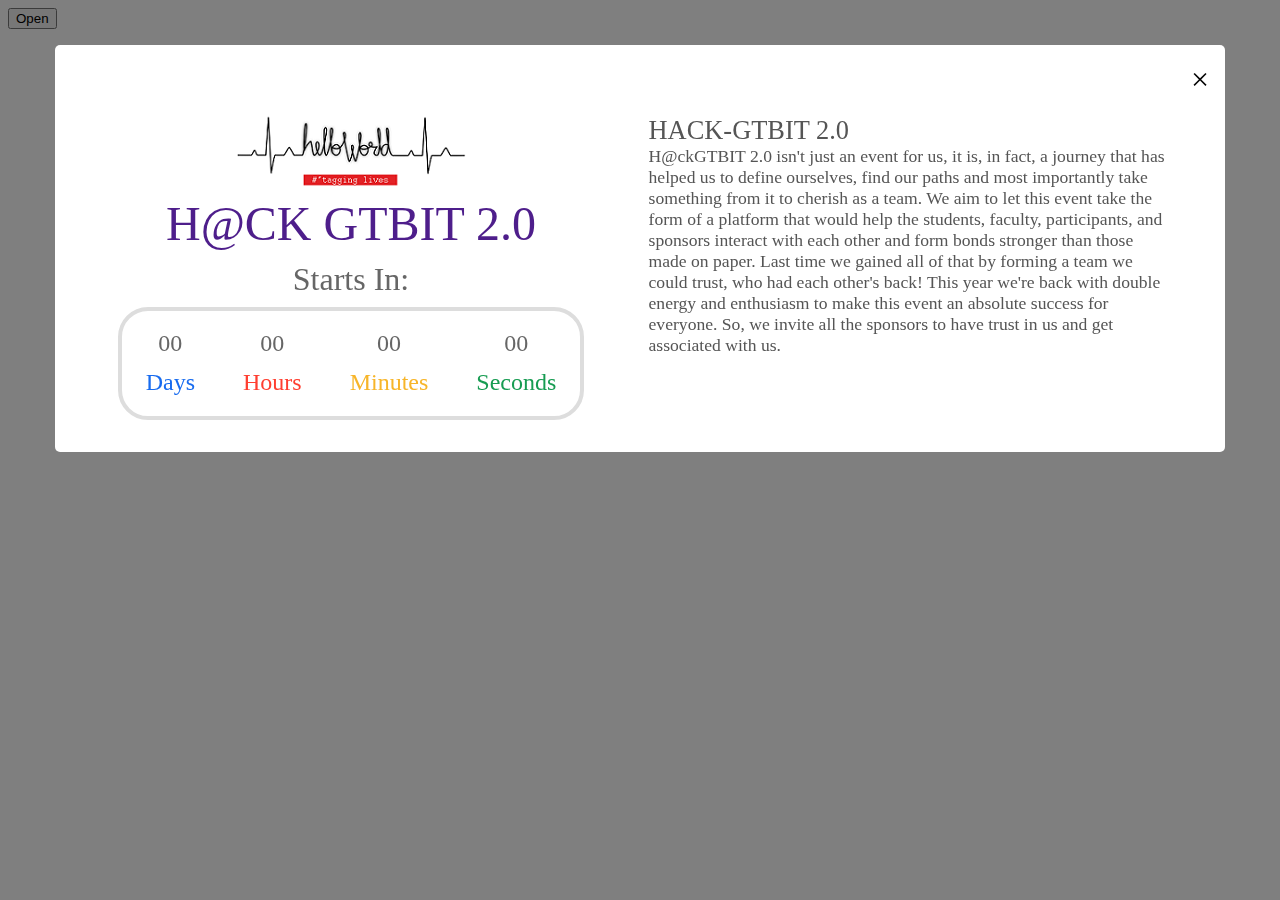
<file: prototype/banner/index.html>
<!DOCTYPE html>
<html lang="en">
<head>
    <meta charset="UTF-8">
    <meta name="viewport" content="width=device-width, initial-scale=1.0">
    <meta http-equiv="X-UA-Compatible" content="ie=edge">
    <title>Document</title>

    <style>
    
        .container {
            padding-right: 15px;
            padding-left: 15px;
            margin-right: auto;
            margin-left: auto;
        }

        @media (min-width: 768px) {
            .container {
                width: 750px;
            }
        }

        @media (min-width: 992px) {
            .container {
                width: 970px;
            }
        }

        @media (min-width: 1200px) {
            .container {
                width: 1170px;
            }
        }





        .home-banner-overlay{
            position: fixed;
            overflow: scroll;
            top: 0;
            bottom: 0;
            left: 0;
            right: 0;
            background: rgba(0,0,0,0.5);
            animation: banner-fadeIn 0.5s ease forwards 1;
        }

        @keyframes banner-fadeIn {
            from {opacity: 0;}
            to {opacity: 1;}
        }
        
        .home-banner{
            overflow-y: scroll;
            margin: 0 auto;
            background: #fff;
            margin: 5vh 0;
            padding: 1em;
            border-radius: 5px;
        }

        .home-banner::-webkit-scrollbar{
            width: 0;
        }

        .home-banner-grid{
            display: grid;
            grid-template-columns: 1fr 1fr;
        }

        .home-banner-content-right,.home-banner-content-left{
            padding: 1em;
        }

        .home-banner-content-left{
            text-align: center;
        }

        .home-banner-content-right{
            font-size: 1.1em;
            color: #555;
        }

        .home-banner-logo{
            margin: 0 auto;
        }

        .home-banner-logo > img{
            height: 100%;
        }

        .banner-head{
            font-size: 3em;
            color: rgb(78, 30, 139);
        }

        @media screen and (max-width: 992px){
            .home-banner-grid{
                grid-template-columns: auto;
            }
        }

        .start-in{
            margin: 1em 0;
            font-size: 1.5em;
        }

        .timer{
            border: 0.2em solid #ddd;
            padding: 0.8em 1em;
            border-radius: 30px;
            /* width: 90%; */
            font-size: 1.5em;
            display: inline-flex;
        }

        .timer-content{
            text-align: center;
        }

        .timer-content > div{
            margin-bottom: 0.5em;
        }

        .timer-spacing{
            margin: 0 1em;
        }

        #days,#hours,#minutes,#seconds{
            color: #666;
        }

        @media screen and (max-width: 550px){
            .timer{
                font-size: 1em;
            }
        }

        @media screen and (max-width: 400px){
            .home-banner-content-left{
                padding-left: 0;
                padding-right: 0;
            }
        }
        @media screen and (max-width: 370px){
            .timer{
                font-size: 0.85em;
            }
        }

    </style>

</head>
<body>
    <button onclick="openHomeBanner()">Open</button>
    
    <div class="home-banner-overlay" id="home-banner-overlay">
        <div class="container">
            <div class="home-banner">
                <div style="float: right;font-size: 2em;" onclick="closeHomeBanner();"> &times; </div>
                <Br><Br>
                <div class="home-banner-grid">
                    <div class="home-banner-content-left">
                        <div class="home-banner-logo">
                            <img src="./hackgtbit.png" />
                        </div>
                        <div class="banner-head">H@CK GTBIT 2.0</div>
                        <div style="font-size: 2em;margin: 0.3em 0;color:#666;">Starts In:</div>
                        <div class="timer">
                            <div class="timer-content" style="color: #176bef;"> <div id="days">00</div> Days </div>
                            <div class="timer-spacing"> </div>
                            <div class="timer-content" style="color: #ff3e30;"> <div id="hours">00</div> Hours </div>
                            <div class="timer-spacing"> </div>
                            <div class="timer-content" style="color: #f7b529;"> <div id="minutes">00</div> Minutes </div>
                            <div class="timer-spacing"> </div>
                            <div class="timer-content" style="color: #179c52;"> <div id="seconds">00</div> Seconds </div>
                        </div>

                    </div>

                    <div class="home-banner-content-right">
                        <div>
                            <span style="font-size: 1.5em;font-family: google-sans-bold;">HACK-GTBIT 2.0</span><Br>
                            H@ckGTBIT 2.0 isn't just an event for us, it is, in fact, a journey that has helped us to define 
                            ourselves, find our paths and most importantly take something from it to cherish as a team. We 
                            aim to let this event take the form of a platform that would help the students, faculty, 
                            participants, and sponsors interact with each other and form bonds stronger than those made on paper. 
                            Last time we gained all of that by forming a team we could trust, who had each other's back! This year 
                            we're back with double energy and enthusiasm to make this event an absolute success for everyone. So, 
                            we invite all the sponsors to have trust in us and get associated with us.
                        </div>
                    </div>
                </div>
            </div>
        </div>
    </div>
    
    <script>
        
        const closeHomeBanner = () => {
            document.getElementById("home-banner-overlay").style.display = "none";
        }

        const openHomeBanner = () => {
            document.getElementById("home-banner-overlay").style.display = "block";
        }

    </script>

</body>
</html>
</file>
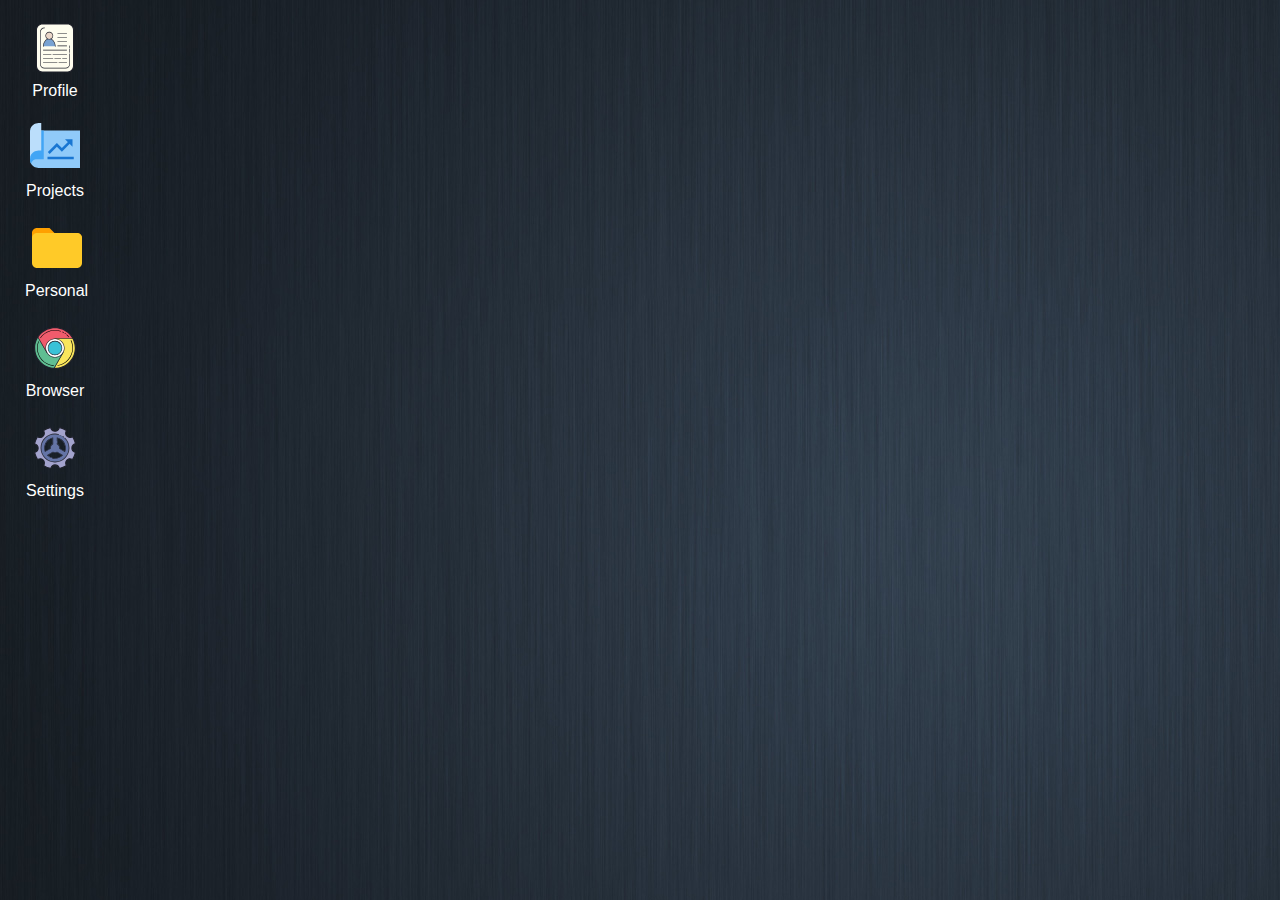
<file: prototype/desktop icons/index.html>
<!DOCTYPE html>
<html lang="en">
<head>
    <meta charset="UTF-8">
    <meta name="viewport" content="width=device-width, initial-scale=1.0">
    <meta http-equiv="X-UA-Compatible" content="ie=edge">

    <title>Desktop Icons</title>

    <link rel="stylesheet" href="https://cdnjs.cloudflare.com/ajax/libs/font-awesome/5.11.2/css/all.css" />
    <link href="./explorer.css" rel="stylesheet" />
    <link href="./default.css" rel="stylesheet" />
    <link href="./desktop.css" rel="stylesheet" />
</head>

<body background="background.jpg">

    <div class="explorer" id="explorer">
        <div class="title-bar">
            <div class="title-icon cross" id="close-explorer"> &nbsp;<i class="fas fa-times"></i></div>
            <div class="title-icon" id="maximize">&nbsp;<i class="fas fa-window-maximize"></i></div>
            <div class="title-icon" id="minimize">&nbsp;<i class="fas fa-minus"></i></div>
            <span>File Explorer</span>
            <div class="explorer-title" id="explorer-title"></div>
        </div>
        <div class="explorer-content" id="explorer-content">

            <div id="profile-content" class="none">
                <iframe id="profile-iframe" class="explorer-frame"></iframe>
            </div>

            <div id="project-content" class="none">
                Project
            </div>

            <div id="personal-content" class="none">
                Personal
            </div>

            <div id="browser-content" class="none">
                <i class="fa fa-search"></i><input type="text" class="url-bar" id="url-bar" placeholder="Search..."/><button class="search" id="searchBtn">Go</button>
                <iframe id="browser-iframe" class="explorer-frame"></iframe>
            </div>
            
            <div id="setting-content" class="none">
                Settings
            </div>

        </div>
    </div>

    <div class="upper-bar" id="upper-bar"> 9:30am </div>
    
    <div class="desktop-container">
        <div class="desktop-icons" id="profile">
            <img src="./icons/resume.svg" width="60px" />
            <Br>
            Profile
        </div>
        <div class="desktop-icons" id="project">
            <img src="./icons/project.svg" width="60px" />
            <Br>
            Projects
        </div>
        <div class="desktop-icons" id="personal">
            <img src="./icons/folder1.svg" width="60px" />
            <Br>
            Personal
        </div>
        <div class="desktop-icons" id="browser">
            <img src="./icons/browser.svg" width="60px" />
            <Br>
            Browser
        </div>
        <div class="desktop-icons" id="setting">
            <img src="./icons/setting1.svg" width="60px" />
            <Br>
            Settings
        </div>
    </div>

    <script src="./desktop.js"></script>
    <script src="./date.js"></script>

</body>
</html>
</file>
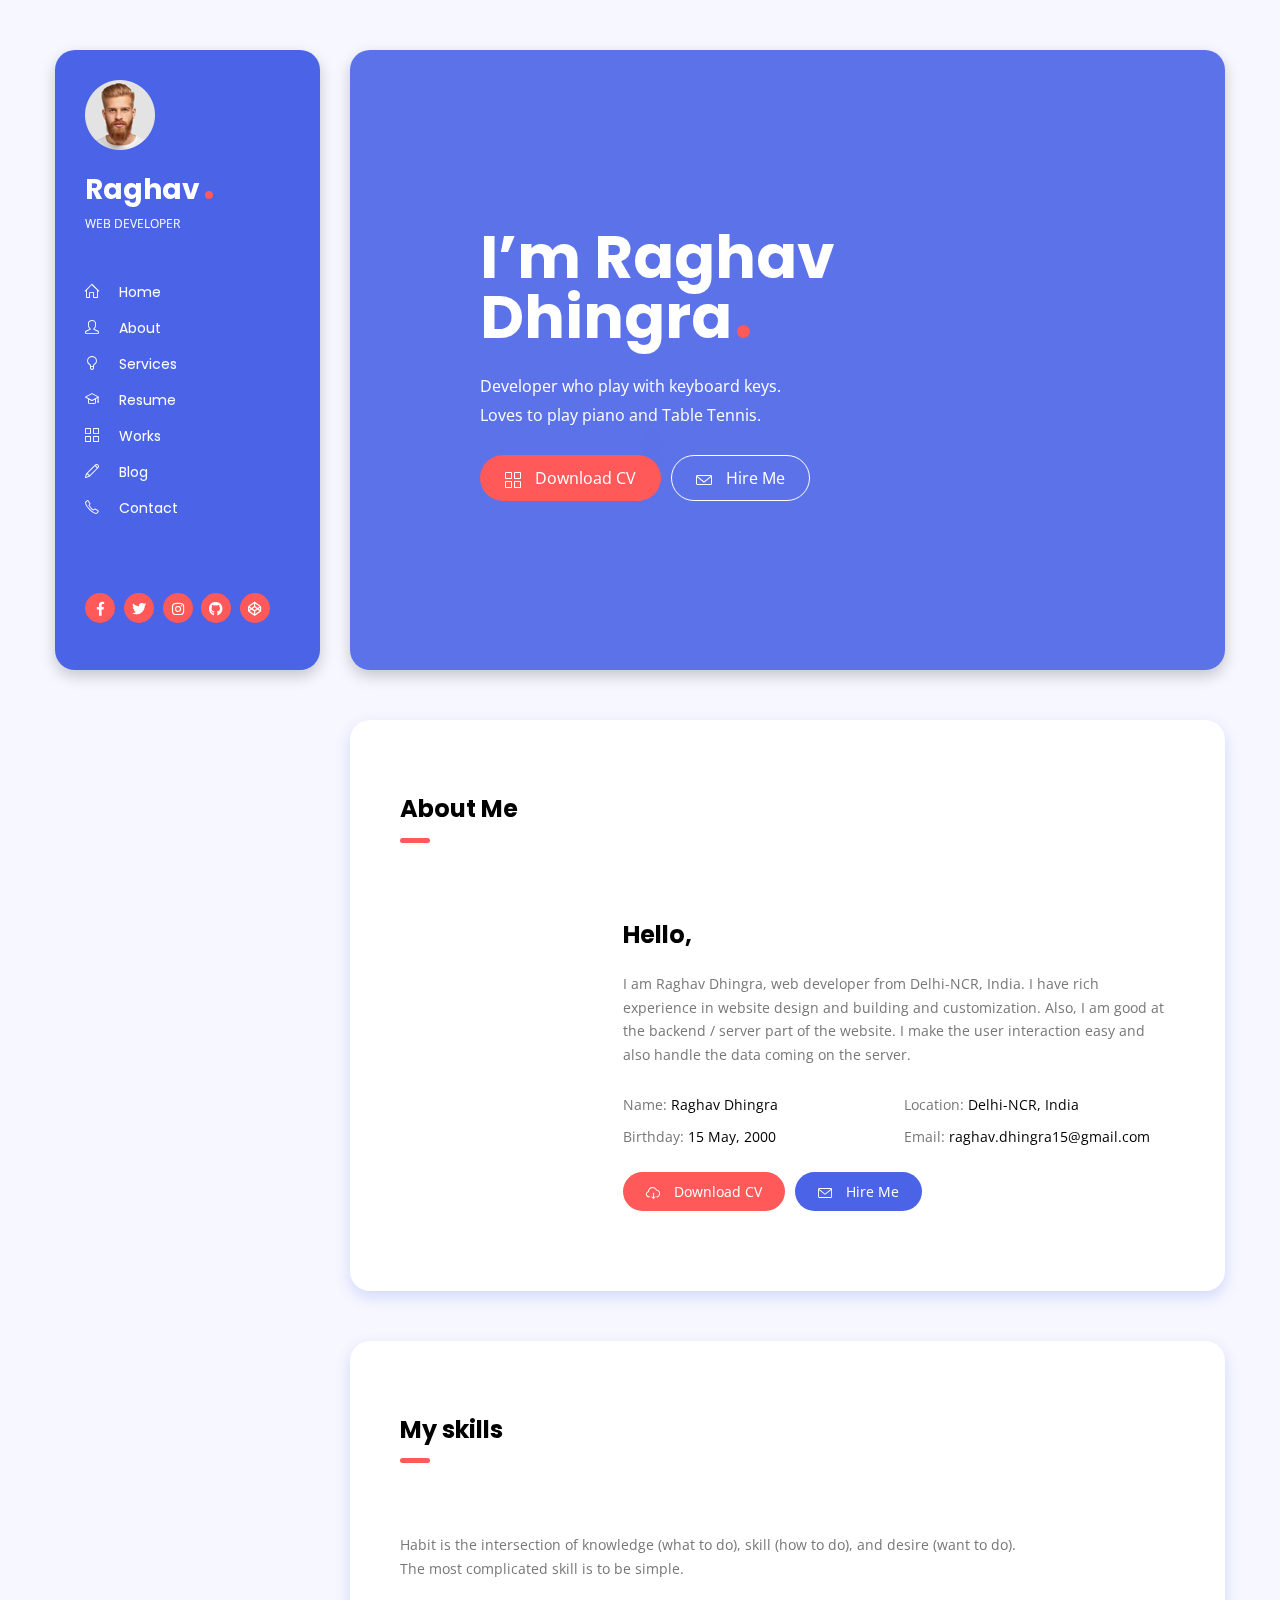
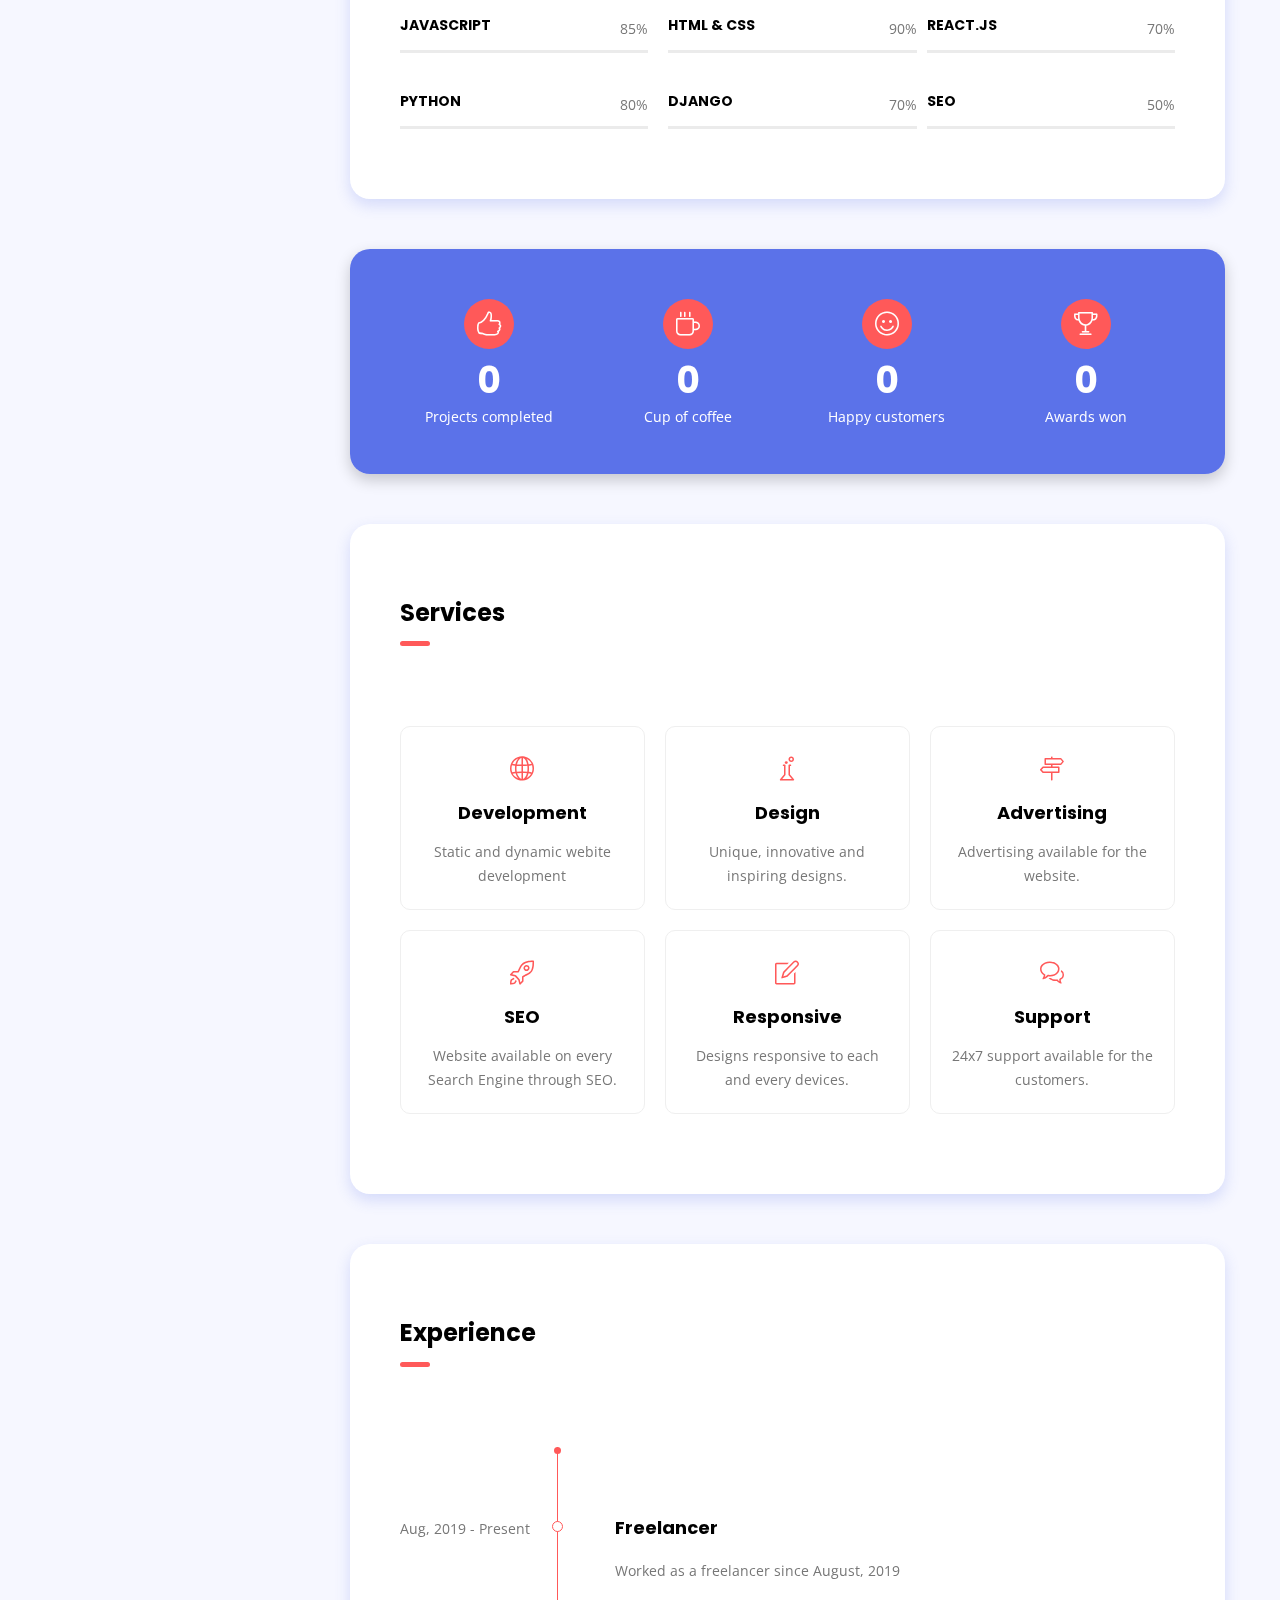
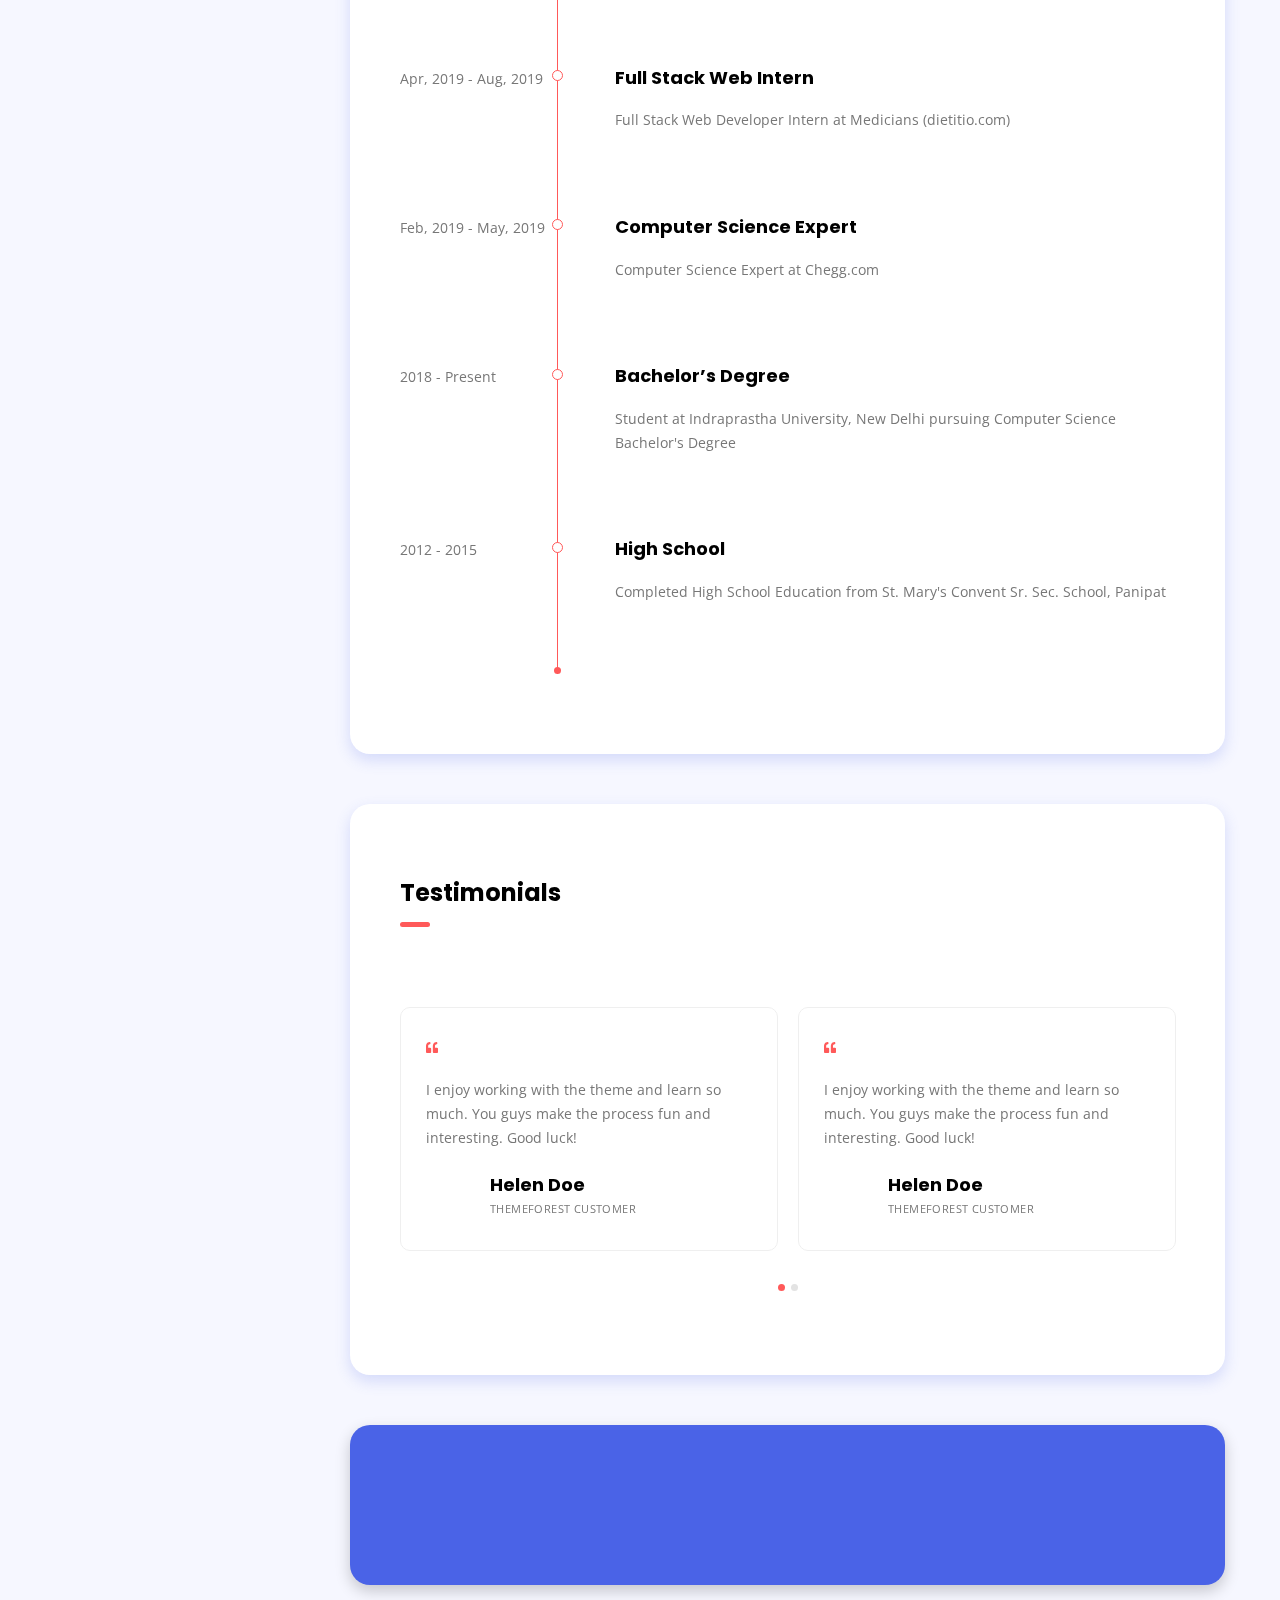
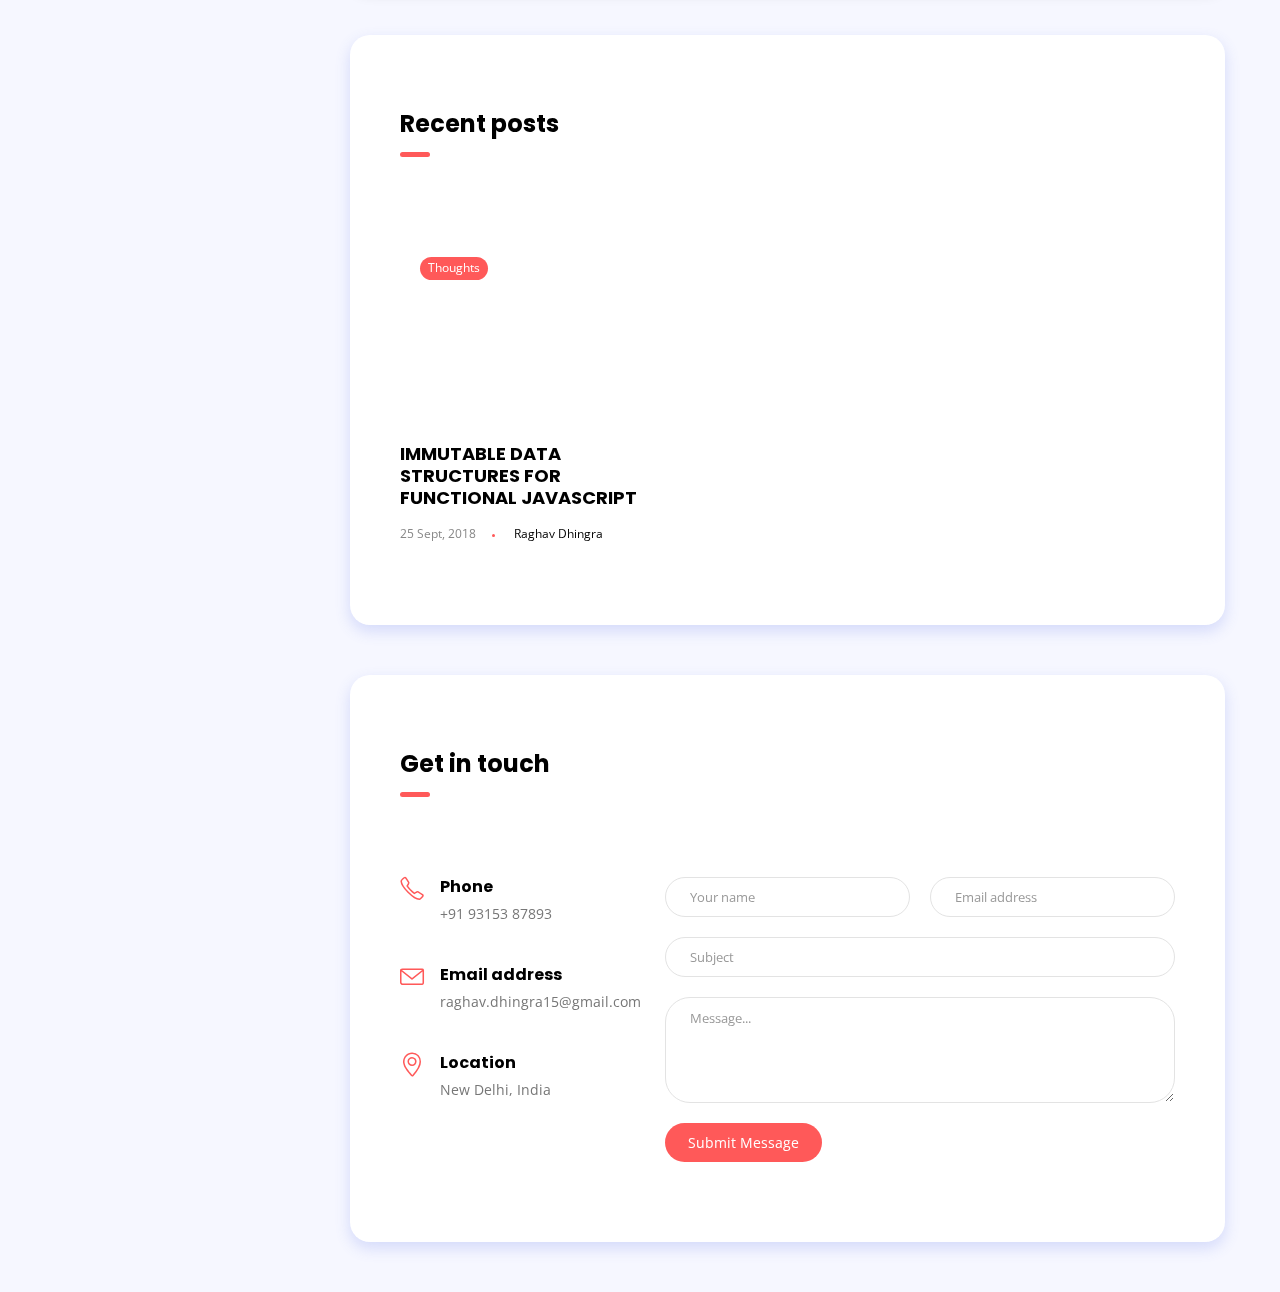
<file: prototype/profile/index.html>
<!DOCTYPE html>
<html lang="en-US">

<head>
    <meta http-equiv="Content-Type" content="text/html; charset=UTF-8" />
    <meta charset="UTF-8">
    <meta name="viewport" content="width=device-width, initial-scale=1.0">
    <meta http-equiv="X-UA-Compatible" content="IE=edge">
    <link type="text/css" media="all" href="wp/bako/wp-content/cache/autoptimize/css/autoptimize_ffd2f6ac1653e947fa9b011e694b544e.css" rel="stylesheet" />
    <title>Raghav Dhingra - Web Developer</title>
    <link rel='dns-prefetch' href='//fonts.googleapis.com' />
    <link rel='dns-prefetch' href='//s.w.org' />
    <link rel="alternate" type="application/rss+xml" title="Raghav Dhingra &raquo; Feed" href="https://pxltheme.xyz/wp/bako/feed/" />
    <link rel="alternate" type="application/rss+xml" title="Raghav Dhingra &raquo; Comments Feed" href="https://pxltheme.xyz/wp/bako/comments/feed/" />
    <script type="text/javascript">
        window._wpemojiSettings = {
            "baseUrl": "https:\/\/s.w.org\/images\/core\/emoji\/11.2.0\/72x72\/",
            "ext": ".png",
            "svgUrl": "https:\/\/s.w.org\/images\/core\/emoji\/11.2.0\/svg\/",
            "svgExt": ".svg",
            "source": {
                "concatemoji": "wp/bako/wp-includes/js/wp-emoji-release.min.js"
            }
        };
        ! function(a, b, c) {
            function d(a, b) {
                var c = String.fromCharCode;
                l.clearRect(0, 0, k.width, k.height), l.fillText(c.apply(this, a), 0, 0);
                var d = k.toDataURL();
                l.clearRect(0, 0, k.width, k.height), l.fillText(c.apply(this, b), 0, 0);
                var e = k.toDataURL();
                return d === e
            }

            function e(a) {
                var b;
                if (!l || !l.fillText) return !1;
                switch (l.textBaseline = "top", l.font = "600 32px Arial", a) {
                    case "flag":
                        return !(b = d([55356, 56826, 55356, 56819], [55356, 56826, 8203, 55356, 56819])) && (b = d([55356, 57332, 56128, 56423, 56128, 56418, 56128, 56421, 56128, 56430, 56128, 56423, 56128, 56447], [55356, 57332, 8203, 56128, 56423, 8203, 56128, 56418, 8203, 56128, 56421, 8203, 56128, 56430, 8203, 56128, 56423, 8203, 56128, 56447]), !b);
                    case "emoji":
                        return b = d([55358, 56760, 9792, 65039], [55358, 56760, 8203, 9792, 65039]), !b
                }
                return !1
            }

            function f(a) {
                var c = b.createElement("script");
                c.src = a, c.defer = c.type = "text/javascript", b.getElementsByTagName("head")[0].appendChild(c)
            }
            var g, h, i, j, k = b.createElement("canvas"),
                l = k.getContext && k.getContext("2d");
            for (j = Array("flag", "emoji"), c.supports = {
                    everything: !0,
                    everythingExceptFlag: !0
                }, i = 0; i < j.length; i++) c.supports[j[i]] = e(j[i]), c.supports.everything = c.supports.everything && c.supports[j[i]], "flag" !== j[i] && (c.supports.everythingExceptFlag = c.supports.everythingExceptFlag && c.supports[j[i]]);
            c.supports.everythingExceptFlag = c.supports.everythingExceptFlag && !c.supports.flag, c.DOMReady = !1, c.readyCallback = function() {
                c.DOMReady = !0
            }, c.supports.everything || (h = function() {
                c.readyCallback()
            }, b.addEventListener ? (b.addEventListener("DOMContentLoaded", h, !1), a.addEventListener("load", h, !1)) : (a.attachEvent("onload", h), b.attachEvent("onreadystatechange", function() {
                "complete" === b.readyState && c.readyCallback()
            })), g = c.source || {}, g.concatemoji ? f(g.concatemoji) : g.wpemoji && g.twemoji && (f(g.twemoji), f(g.wpemoji)))
        }(window, document, window._wpemojiSettings);
    </script>
    <link rel='stylesheet' id='bako-fonts-css' href='//fonts.googleapis.com/css?family=Open+Sans%3A400%2C400i%2C600%2C600i%2C700%2C700i%7CPoppins%3A400%2C400i%2C500%2C500i%2C600%2C600i%2C700%2C700i&#038;ver=1.0.0' type='text/css' media='all' />
    <link rel='stylesheet' id='elementor-global-css' href='wp/bako/wp-content/cache/autoptimize/css/autoptimize_single_8831acda318b14a90d5eeceb6f27456d.css' type='text/css' media='all' />
    <link rel='stylesheet' id='elementor-post-8-css' href='wp/bako/wp-content/cache/autoptimize/css/autoptimize_single_4321933db29f1d79e04d80622da5421e.css' type='text/css' media='all' />
    <link rel='stylesheet' id='google-fonts-1-css' href='https://fonts.googleapis.com/css?family=Roboto%3A100%2C100italic%2C200%2C200italic%2C300%2C300italic%2C400%2C400italic%2C500%2C500italic%2C600%2C600italic%2C700%2C700italic%2C800%2C800italic%2C900%2C900italic%7CRoboto+Slab%3A100%2C100italic%2C200%2C200italic%2C300%2C300italic%2C400%2C400italic%2C500%2C500italic%2C600%2C600italic%2C700%2C700italic%2C800%2C800italic%2C900%2C900italic%7CPoppins%3A100%2C100italic%2C200%2C200italic%2C300%2C300italic%2C400%2C400italic%2C500%2C500italic%2C600%2C600italic%2C700%2C700italic%2C800%2C800italic%2C900%2C900italic%7COpen+Sans%3A100%2C100italic%2C200%2C200italic%2C300%2C300italic%2C400%2C400italic%2C500%2C500italic%2C600%2C600italic%2C700%2C700italic%2C800%2C800italic%2C900%2C900italic&#038;ver=5.1.3' type='text/css' media='all' />
    <script type='text/javascript' src='wp/bako/wp-includes/js/jquery/jquery.js'></script>
    <link rel='https://api.w.org/' href='https://pxltheme.xyz/wp/bako/wp-json/' />
    <link rel="EditURI" type="application/rsd+xml" title="RSD" href="https://pxltheme.xyz/wp/bako/xmlrpc.php?rsd" />
    <link rel="wlwmanifest" type="application/wlwmanifest+xml" href="https://pxltheme.xyz/wp/bako/wp-includes/wlwmanifest.xml" />
    <meta name="generator" content="WordPress 5.1.3" />
    <link rel="canonical" href="index.html" />
    <link rel='shortlink' href='index.html' />
    <link rel="alternate" type="application/json+oembed" href="https://pxltheme.xyz/wp/bako/wp-json/oembed/1.0/embed?url=https%3A%2F%2Fpxltheme.xyz%2Fwp%2Fbako%2F" />
    <link rel="alternate" type="text/xml+oembed" href="https://pxltheme.xyz/wp/bako/wp-json/oembed/1.0/embed?url=https%3A%2F%2Fpxltheme.xyz%2Fwp%2Fbako%2F&#038;format=xml" />
    <link rel="icon" href="wp/bako/wp-content/uploads/2019/04/favicon.png" sizes="32x32" />
    <link rel="icon" href="wp/bako/wp-content/uploads/2019/04/favicon.png" sizes="192x192" />
    <link rel="apple-touch-icon-precomposed" href="wp/bako/wp-content/uploads/2019/04/favicon.png" />
    <meta name="msapplication-TileImage" content="wp/bako/wp-content/uploads/2019/04/favicon.png" />
</head>

<body class="home page-template page-template-page-onepage page-template-page-onepage-php page page-id-8 elementor-default elementor-page elementor-page-8">
    <div id="preloader">
        <div class="outer">
            <div class="spinner">
                <div class="dot1"></div>
                <div class="dot2"></div>
            </div>
        </div>
    </div>
    <div class="site-wrapper">
        <div class="mobile-header py-2 px-3 mt-4">
            <button class="menu-icon mr-2"> <span></span> <span></span> <span></span> </button>
            <a href="index.html" class="logo">
                <noscript><img src="wp/bako/wp-content/uploads/2019/04/logo-1.png" alt="Raghav Dhingra" class="circle" /></noscript><img src='data:image/svg+xml,%3Csvg%20xmlns=%22http://www.w3.org/2000/svg%22%20viewBox=%220%200%20%20%22%3E%3C/svg%3E' data-src="wp/bako/wp-content/uploads/2019/04/logo-1.png" alt="Raghav Dhingra" class="lazyload circle" /></a> <a href="index.html" class="site-title dot ml-2">Raghav Dhingra</a></div>
        <header class="left float-left shadow-dark" id="header">
            <button type="button" class="close" aria-label="Close"> <span aria-hidden="true">&times;</span> </button>
            <div class="header-inner d-flex align-items-start flex-column">
                <a href="index.html">
                    <noscript><img src="wp/bako/wp-content/uploads/2019/04/logo-1.png" alt="Raghav Dhingra" /></noscript><img class="lazyload" src='data:image/svg+xml,%3Csvg%20xmlns=%22http://www.w3.org/2000/svg%22%20viewBox=%220%200%20%20%22%3E%3C/svg%3E' data-src="wp/bako/wp-content/uploads/2019/04/logo-1.png" alt="Raghav Dhingra" /></a> <a href="index.html" class="site-title dot mt-3">Raghav</a> <span class="site-slogan">Web Developer</span>
                <nav>
                    <ul id="menu-one-page-menu" class="vertical-menu onepage-menu">
                        <li id="menu-item-13" class="menu-item menu-item-type-custom menu-item-object-custom menu-item-13"><a href="#home"><i class="icon-home"></i>Home</a></li>
                        <li id="menu-item-14" class="menu-item menu-item-type-custom menu-item-object-custom menu-item-14"><a href="#about"><i class="icon-user"></i>About</a></li>
                        <li id="menu-item-15" class="menu-item menu-item-type-custom menu-item-object-custom menu-item-15"><a href="#services"><i class="icon-bulb"></i>Services</a></li>
                        <li id="menu-item-16" class="menu-item menu-item-type-custom menu-item-object-custom menu-item-16"><a href="#resume"><i class="icon-graduation"></i>Resume</a></li>
                        <li id="menu-item-17" class="menu-item menu-item-type-custom menu-item-object-custom menu-item-17"><a href="#works"><i class="icon-grid"></i>Works</a></li>
                        <li id="menu-item-18" class="menu-item menu-item-type-custom menu-item-object-custom menu-item-18"><a href="#blog"><i class="icon-pencil"></i>Blog</a></li>
                        <li id="menu-item-19" class="menu-item menu-item-type-custom menu-item-object-custom menu-item-19"><a href="#contact"><i class="icon-phone"></i>Contact</a></li>
                    </ul>
                </nav>
                <div class="footer mt-auto">
                    <ul class="social-icons list-inline">
                        <li class="list-inline-item">
                            <a href="https://www.facebook.com/raghav.dhingra15" target="_blank"> <i class="fab fa-facebook-f"></i> </a>
                        </li>
                        <li class="list-inline-item">
                            <a href="https://twitter.com/raghavdhingra15" target="_blank"> <i class="fab fa-twitter"></i> </a>
                        </li>
                        <li class="list-inline-item">
                            <a href="https://www.instagram.com/raghav.dhingra15/" target="_blank"> <i class="fab fa-instagram"></i> </a>
                        </li>
                        <li class="list-inline-item">
                            <a href="https://github.com/raghavdhingra" target="_blank"> <i class="fab fa-github"></i> </a>
                        </li>
                        <li class="list-inline-item">
                            <a href="https://codepen.io/raghav-dhingra" target="_blank"> <i class="fab fa-codepen"></i> </a>
                        </li>
					</ul> 
					<!-- <span class="copyright"> © 2019 Bako Theme </span> -->
				</div>
            </div>
        </header>
        <main class="content float-right">
            <div data-elementor-type="post" data-elementor-id="8" class="elementor elementor-8" data-elementor-settings="[]">
                <div class="elementor-inner">
                    <div class="elementor-section-wrap">
                        <section class="elementor-element elementor-element-bf95336 elementor-section-height-min-height shadow-dark elementor-section-boxed elementor-section-height-default elementor-section-items-middle elementor-section elementor-top-section" data-id="bf95336" data-element_type="section" id="home" data-settings="{&quot;background_background&quot;:&quot;classic&quot;}">
                            <div class="elementor-background-overlay"></div>
                            <div class="elementor-container elementor-column-gap-default">
                                <div class="elementor-row">
                                    <div class="elementor-element elementor-element-f2438ee elementor-column elementor-col-100 elementor-top-column" data-id="f2438ee" data-element_type="column">
                                        <div class="elementor-column-wrap  elementor-element-populated">
                                            <div class="elementor-widget-wrap">
                                                <div class="elementor-element elementor-element-3f69f3f elementor-widget__width-auto elementor-widget elementor-widget-heading" data-id="3f69f3f" data-element_type="widget" data-widget_type="heading.default">
                                                    <div class="elementor-widget-container">
                                                        <h1 class="elementor-heading-title elementor-size-default" style="line-height: 1em;">I’m Raghav Dhingra<span class="dot"></span></h1></div>
                                                </div>
                                                <div class="elementor-element elementor-element-c15fb9f elementor-widget elementor-widget-text-editor" data-id="c15fb9f" data-element_type="widget" data-widget_type="text-editor.default">
                                                    <div class="elementor-widget-container">
                                                        <div class="elementor-text-editor elementor-clearfix">
                                                            <p> Developer who play with keyboard keys.
																<Br> Loves to play piano and Table Tennis.
															</p>
                                                        </div>
                                                    </div>
                                                </div>
                                                <div class="elementor-element elementor-element-62c7ffb elementor-widget__width-auto elementor-widget elementor-widget-bako-button" data-id="62c7ffb" data-element_type="widget" data-widget_type="bako-button.default">
                                                    <div class="elementor-widget-container">
                                                        <a href="#" class="btn btn-default btn-lg"> <i class="icon-grid"></i> Download CV </a>
                                                    </div>
                                                </div>
                                                <div class="elementor-element elementor-element-113d6f7 elementor-widget__width-auto elementor-widget elementor-widget-bako-button" data-id="113d6f7" data-element_type="widget" data-widget_type="bako-button.default">
                                                    <div class="elementor-widget-container">
                                                        <a href="mailto:raghav.dhingra15@gmail.com" class="btn btn-border-light btn-lg"> <i class="icon-envelope"></i> Hire Me </a>
                                                    </div>
                                                </div>
                                            </div>
                                        </div>
                                    </div>
                                </div>
                            </div>
                        </section>
                        <section class="elementor-element elementor-element-6d67668 shadow-blue elementor-section-boxed elementor-section-height-default elementor-section-height-default elementor-section elementor-top-section" data-id="6d67668" data-element_type="section" id="about" data-settings="{&quot;background_background&quot;:&quot;classic&quot;}">
                            <div class="elementor-container elementor-column-gap-default">
                                <div class="elementor-row">
                                    <div class="elementor-element elementor-element-ede915b elementor-column elementor-col-100 elementor-top-column" data-id="ede915b" data-element_type="column">
                                        <div class="elementor-column-wrap  elementor-element-populated">
                                            <div class="elementor-widget-wrap">
                                                <div class="elementor-element elementor-element-fd830f6 elementor-widget elementor-widget-bako-section-title" data-id="fd830f6" data-element_type="widget" data-widget_type="bako-section-title.default">
                                                    <div class="elementor-widget-container">
                                                        <h3 class="section-title">About Me</h3></div>
                                                </div>
                                                <div class="elementor-element elementor-element-a93180a elementor-widget elementor-widget-spacer" data-id="a93180a" data-element_type="widget" data-widget_type="spacer.default">
                                                    <div class="elementor-widget-container">
                                                        <div class="elementor-spacer">
                                                            <div class="elementor-spacer-inner"></div>
                                                        </div>
                                                    </div>
                                                </div>
                                                <section class="elementor-element elementor-element-28fff55 elementor-section-boxed elementor-section-height-default elementor-section-height-default elementor-section elementor-inner-section" data-id="28fff55" data-element_type="section">
                                                    <div class="elementor-container elementor-column-gap-default">
                                                        <div class="elementor-row">
                                                            <div class="elementor-element elementor-element-d65c8d2 elementor-column elementor-col-33 elementor-inner-column" data-id="d65c8d2" data-element_type="column">
                                                                <div class="elementor-column-wrap  elementor-element-populated">
                                                                    <div class="elementor-widget-wrap">
                                                                        <div class="elementor-element elementor-element-d5bd739 elementor-widget elementor-widget-image" data-id="d5bd739" data-element_type="widget" data-widget_type="image.default">
                                                                            <div class="elementor-widget-container">
                                                                                <div class="elementor-image">
                                                                                    <noscript><img width="150" height="150" src="wp/bako/wp-content/uploads/2019/04/about.png" class="attachment-large size-large" alt="" /></noscript><img width="150" height="150" src='data:image/svg+xml,%3Csvg%20xmlns=%22http://www.w3.org/2000/svg%22%20viewBox=%220%200%20150%20150%22%3E%3C/svg%3E' data-src="wp/bako/wp-content/uploads/2019/04/about.png" class="lazyload attachment-large size-large" alt="" /></div>
                                                                            </div>
                                                                        </div>
                                                                    </div>
                                                                </div>
                                                            </div>
                                                            <div class="elementor-element elementor-element-cad0286 elementor-column elementor-col-66 elementor-inner-column" data-id="cad0286" data-element_type="column">
                                                                <div class="elementor-column-wrap  elementor-element-populated">
                                                                    <div class="elementor-widget-wrap">
                                                                        <div class="elementor-element elementor-element-9c6553d elementor-widget elementor-widget-heading" data-id="9c6553d" data-element_type="widget" data-widget_type="heading.default">
                                                                            <div class="elementor-widget-container">
                                                                                <h2 class="elementor-heading-title elementor-size-default">Hello,</h2></div>
                                                                        </div>
                                                                        <div class="elementor-element elementor-element-3737e0f elementor-widget elementor-widget-spacer" data-id="3737e0f" data-element_type="widget" data-widget_type="spacer.default">
                                                                            <div class="elementor-widget-container">
                                                                                <div class="elementor-spacer">
                                                                                    <div class="elementor-spacer-inner"></div>
                                                                                </div>
                                                                            </div>
                                                                        </div>
                                                                        <div class="elementor-element elementor-element-9d2dba6 elementor-widget elementor-widget-text-editor" data-id="9d2dba6" data-element_type="widget" data-widget_type="text-editor.default">
                                                                            <div class="elementor-widget-container">
                                                                                <div class="elementor-text-editor elementor-clearfix">
                                                                                    <p>I am Raghav Dhingra, web developer from Delhi-NCR, India. I have rich experience in website design and building and customization. Also, I am good at the backend / server part of the website. I make the user interaction easy and also handle the data coming on the server.</p>
                                                                                </div>
                                                                            </div>
                                                                        </div>
                                                                        <div class="elementor-element elementor-element-042711a elementor-widget elementor-widget-spacer" data-id="042711a" data-element_type="widget" data-widget_type="spacer.default">
                                                                            <div class="elementor-widget-container">
                                                                                <div class="elementor-spacer">
                                                                                    <div class="elementor-spacer-inner"></div>
                                                                                </div>
                                                                            </div>
                                                                        </div>
                                                                        <div class="elementor-element elementor-element-7688d38 elementor-widget elementor-widget-html" data-id="7688d38" data-element_type="widget" data-widget_type="html.default">
                                                                            <div class="elementor-widget-container">
                                                                                <div class="row">
                                                                                    <div class="col-md-6">
                                                                                        <p class="mb-2">Name: <span class="text-dark">Raghav Dhingra</span></p>
                                                                                        <p class="mb-0">Birthday: <span class="text-dark">15 May, 2000</span></p>
                                                                                    </div>
                                                                                    <div class="col-md-6 mt-2 mt-md-0 mt-sm-2">
                                                                                        <p class="mb-2">Location: <span class="text-dark">Delhi-NCR, India</span></p>
                                                                                        <p class="mb-0">Email: <span class="text-dark">raghav.dhingra15@gmail.com</span></p>
                                                                                    </div>
                                                                                </div>
                                                                            </div>
                                                                        </div>
                                                                        <div class="elementor-element elementor-element-e2cbf88 elementor-widget elementor-widget-spacer" data-id="e2cbf88" data-element_type="widget" data-widget_type="spacer.default">
                                                                            <div class="elementor-widget-container">
                                                                                <div class="elementor-spacer">
                                                                                    <div class="elementor-spacer-inner"></div>
                                                                                </div>
                                                                            </div>
                                                                        </div>
                                                                        <div class="elementor-element elementor-element-7c95bda elementor-widget__width-auto elementor-widget elementor-widget-bako-button" data-id="7c95bda" data-element_type="widget" data-widget_type="bako-button.default">
                                                                            <div class="elementor-widget-container">
                                                                                <a href="" class="btn btn-default "> <i class="icon-cloud-download"></i> Download CV </a>
                                                                            </div>
                                                                        </div>
                                                                        <div class="elementor-element elementor-element-b436955 elementor-widget__width-auto elementor-widget elementor-widget-bako-button" data-id="b436955" data-element_type="widget" data-widget_type="bako-button.default">
                                                                            <div class="elementor-widget-container">
                                                                                <a href="mailto:raghav.dhingra15@gmail.com" class="btn btn-alt "> <i class="icon-envelope"></i> Hire Me </a>
                                                                            </div>
                                                                        </div>
                                                                    </div>
                                                                </div>
                                                            </div>
                                                        </div>
                                                    </div>
                                                </section>
                                            </div>
                                        </div>
                                    </div>
                                </div>
                            </div>
                        </section>
                        <section class="elementor-element elementor-element-5db37a3 shadow-blue elementor-section-boxed elementor-section-height-default elementor-section-height-default elementor-section elementor-top-section" data-id="5db37a3" data-element_type="section" data-settings="{&quot;background_background&quot;:&quot;classic&quot;}">
                            <div class="elementor-container elementor-column-gap-default">
                                <div class="elementor-row">
                                    <div class="elementor-element elementor-element-beac6dc elementor-column elementor-col-100 elementor-top-column" data-id="beac6dc" data-element_type="column">
                                        <div class="elementor-column-wrap  elementor-element-populated">
                                            <div class="elementor-widget-wrap">
                                                <div class="elementor-element elementor-element-b29a76a elementor-widget elementor-widget-bako-section-title" data-id="b29a76a" data-element_type="widget" data-widget_type="bako-section-title.default">
                                                    <div class="elementor-widget-container">
                                                        <h3 class="section-title">My skills</h3></div>
                                                </div>
                                                <div class="elementor-element elementor-element-686750c elementor-widget elementor-widget-spacer" data-id="686750c" data-element_type="widget" data-widget_type="spacer.default">
                                                    <div class="elementor-widget-container">
                                                        <div class="elementor-spacer">
                                                            <div class="elementor-spacer-inner"></div>
                                                        </div>
                                                    </div>
                                                </div>
                                                <div class="elementor-element elementor-element-3695189 elementor-widget elementor-widget-text-editor" data-id="3695189" data-element_type="widget" data-widget_type="text-editor.default">
                                                    <div class="elementor-widget-container">
                                                        <div class="elementor-text-editor elementor-clearfix">
                                                            <p>Habit is the intersection of knowledge (what to do), skill (how to do), and desire (want to do). <br> The most complicated skill is to be simple.</p>
                                                        </div>
                                                    </div>
                                                </div>
                                                <div class="elementor-element elementor-element-55337b5 elementor-widget elementor-widget-spacer" data-id="55337b5" data-element_type="widget" data-widget_type="spacer.default">
                                                    <div class="elementor-widget-container">
                                                        <div class="elementor-spacer">
                                                            <div class="elementor-spacer-inner"></div>
                                                        </div>
                                                    </div>
                                                </div>
                                                <section class="elementor-element elementor-element-5c34dc1 elementor-section-boxed elementor-section-height-default elementor-section-height-default elementor-section elementor-inner-section" data-id="5c34dc1" data-element_type="section">
                                                    <div class="elementor-container elementor-column-gap-no">
                                                        <div class="elementor-row">
                                                            <div class="elementor-element elementor-element-68da637 elementor-column elementor-col-50 elementor-inner-column" data-id="68da637" data-element_type="column">
                                                                <div class="elementor-column-wrap  elementor-element-populated">
                                                                    <div class="elementor-widget-wrap">
                                                                        <div class="elementor-element elementor-element-d20b90f elementor-widget elementor-widget-bako-skill" data-id="d20b90f" data-element_type="widget" data-widget_type="bako-skill.default">
                                                                            <div class="elementor-widget-container">
                                                                                <div class="skill-item">
                                                                                    <div class="skill-info clearfix">
                                                                                        <h4 class="float-left mb-3 mt-0">Javascript</h4> <span class="float-right">85%</span></div>
                                                                                    <div class="progress">
                                                                                        <div class="progress-bar" role="progressbar" aria-valuemin="0" aria-valuemax="100" aria-valuenow="85"></div>
                                                                                    </div>
                                                                                </div>
                                                                            </div>
                                                                        </div>
                                                                        <div class="elementor-element elementor-element-5ea9c25 elementor-widget elementor-widget-spacer" data-id="5ea9c25" data-element_type="widget" data-widget_type="spacer.default">
                                                                            <div class="elementor-widget-container">
                                                                                <div class="elementor-spacer">
                                                                                    <div class="elementor-spacer-inner"></div>
                                                                                </div>
                                                                            </div>
                                                                        </div>
                                                                        <div class="elementor-element elementor-element-8f71e07 elementor-widget elementor-widget-bako-skill" data-id="8f71e07" data-element_type="widget" data-widget_type="bako-skill.default">
                                                                            <div class="elementor-widget-container">
                                                                                <div class="skill-item">
                                                                                    <div class="skill-info clearfix">
                                                                                        <h4 class="float-left mb-3 mt-0">Python</h4> <span class="float-right">80%</span></div>
                                                                                    <div class="progress">
                                                                                        <div class="progress-bar" role="progressbar" aria-valuemin="0" aria-valuemax="100" aria-valuenow="80"></div>
                                                                                    </div>
                                                                                </div>
                                                                            </div>
                                                                        </div>
                                                                    </div>
                                                                </div>
                                                            </div>
                                                            <div class="elementor-element elementor-element-c7591be elementor-column elementor-col-50 elementor-inner-column" data-id="c7591be" data-element_type="column">
                                                                <div class="elementor-column-wrap  elementor-element-populated">
                                                                    <div class="elementor-widget-wrap">
                                                                        <div class="elementor-element elementor-element-5379ebd elementor-widget elementor-widget-spacer" data-id="5379ebd" data-element_type="widget" data-widget_type="spacer.default">
                                                                            <div class="elementor-widget-container">
                                                                                <div class="elementor-spacer">
                                                                                    <div class="elementor-spacer-inner"></div>
                                                                                </div>
                                                                            </div>
                                                                        </div>
                                                                        <div class="elementor-element elementor-element-7dcfddf elementor-widget elementor-widget-bako-skill" data-id="7dcfddf" data-element_type="widget" data-widget_type="bako-skill.default">
                                                                            <div class="elementor-widget-container">
                                                                                <div class="skill-item">
                                                                                    <div class="skill-info clearfix">
                                                                                        <h4 class="float-left mb-3 mt-0">HTML & CSS</h4> <span class="float-right">90%</span></div>
                                                                                    <div class="progress">
                                                                                        <div class="progress-bar" role="progressbar" aria-valuemin="0" aria-valuemax="100" aria-valuenow="90"></div>
                                                                                    </div>
                                                                                </div>
                                                                            </div>
                                                                        </div>
                                                                        <div class="elementor-element elementor-element-7a4459b elementor-widget elementor-widget-spacer" data-id="7a4459b" data-element_type="widget" data-widget_type="spacer.default">
                                                                            <div class="elementor-widget-container">
                                                                                <div class="elementor-spacer">
                                                                                    <div class="elementor-spacer-inner"></div>
                                                                                </div>
                                                                            </div>
                                                                        </div>
                                                                        <div class="elementor-element elementor-element-a2ed665 elementor-widget elementor-widget-bako-skill" data-id="a2ed665" data-element_type="widget" data-widget_type="bako-skill.default">
                                                                            <div class="elementor-widget-container">
                                                                                <div class="skill-item">
                                                                                    <div class="skill-info clearfix">
                                                                                        <h4 class="float-left mb-3 mt-0">Django</h4> <span class="float-right">70%</span></div>
                                                                                    <div class="progress">
                                                                                        <div class="progress-bar" role="progressbar" aria-valuemin="0" aria-valuemax="100" aria-valuenow="70"></div>
                                                                                    </div>
                                                                                </div>
                                                                            </div>
																		</div>
																		
                                                                    </div>
                                                                </div>
															</div>
															
															<div class="elementor-element elementor-element-c7591be elementor-column elementor-col-50 elementor-inner-column" data-id="c7591be" data-element_type="column">
                                                                <div class="elementor-column-wrap  elementor-element-populated">
                                                                    <div class="elementor-widget-wrap">
                                                                        <div class="elementor-element elementor-element-5379ebd elementor-widget elementor-widget-spacer" data-id="5379ebd" data-element_type="widget" data-widget_type="spacer.default">
                                                                            <div class="elementor-widget-container">
                                                                                <div class="elementor-spacer">
                                                                                    <div class="elementor-spacer-inner"></div>
                                                                                </div>
                                                                            </div>
                                                                        </div>
                                                                        <div class="elementor-element elementor-element-7dcfddf elementor-widget elementor-widget-bako-skill" data-id="7dcfddf" data-element_type="widget" data-widget_type="bako-skill.default">
                                                                            <div class="elementor-widget-container">
                                                                                <div class="skill-item">
                                                                                    <div class="skill-info clearfix">
                                                                                        <h4 class="float-left mb-3 mt-0">React.js</h4> <span class="float-right">70%</span></div>
                                                                                    <div class="progress">
                                                                                        <div class="progress-bar" role="progressbar" aria-valuemin="0" aria-valuemax="100" aria-valuenow="70"></div>
                                                                                    </div>
                                                                                </div>
                                                                            </div>
                                                                        </div>
                                                                        <div class="elementor-element elementor-element-7a4459b elementor-widget elementor-widget-spacer" data-id="7a4459b" data-element_type="widget" data-widget_type="spacer.default">
                                                                            <div class="elementor-widget-container">
                                                                                <div class="elementor-spacer">
                                                                                    <div class="elementor-spacer-inner"></div>
                                                                                </div>
                                                                            </div>
                                                                        </div>
                                                                        <div class="elementor-element elementor-element-a2ed665 elementor-widget elementor-widget-bako-skill" data-id="a2ed665" data-element_type="widget" data-widget_type="bako-skill.default">
                                                                            <div class="elementor-widget-container">
                                                                                <div class="skill-item">
                                                                                    <div class="skill-info clearfix">
                                                                                        <h4 class="float-left mb-3 mt-0">SEO</h4> <span class="float-right">50%</span></div>
                                                                                    <div class="progress">
                                                                                        <div class="progress-bar" role="progressbar" aria-valuemin="0" aria-valuemax="100" aria-valuenow="50"></div>
                                                                                    </div>
                                                                                </div>
                                                                            </div>
																		</div>
																		
                                                                    </div>
                                                                </div>
                                                            </div>

                                                        </div>
                                                    </div>
                                                </section>
                                            </div>
                                        </div>
                                    </div>
                                </div>
                            </div>
                        </section>
                        <section class="elementor-element elementor-element-54a51a7 shadow-dark elementor-section-boxed elementor-section-height-default elementor-section-height-default elementor-section elementor-top-section" data-id="54a51a7" data-element_type="section" data-settings="{&quot;background_background&quot;:&quot;classic&quot;}">
                            <div class="elementor-background-overlay"></div>
                            <div class="elementor-container elementor-column-gap-default">
                                <div class="elementor-row">
                                    <div class="elementor-element elementor-element-835a2ca elementor-column elementor-col-25 elementor-top-column" data-id="835a2ca" data-element_type="column">
                                        <div class="elementor-column-wrap  elementor-element-populated">
                                            <div class="elementor-widget-wrap">
                                                <div class="elementor-element elementor-element-cd48783 elementor-widget elementor-widget-bako-icon" data-id="cd48783" data-element_type="widget" data-widget_type="bako-icon.default">
                                                    <div class="elementor-widget-container"> <i class="icon-like icon-circle"></i></div>
                                                </div>
                                                <div class="elementor-element elementor-element-be08f9e elementor-widget elementor-widget-counter" data-id="be08f9e" data-element_type="widget" data-widget_type="counter.default">
                                                    <div class="elementor-widget-container">
                                                        <div class="elementor-counter">
                                                            <div class="elementor-counter-number-wrapper"> <span class="elementor-counter-number-prefix"></span> <span class="elementor-counter-number" data-duration="2000" data-to-value="24">0</span> <span class="elementor-counter-number-suffix"></span></div>
                                                            <div class="elementor-counter-title">Projects completed</div>
                                                        </div>
                                                    </div>
                                                </div>
                                            </div>
                                        </div>
                                    </div>
                                    <div class="elementor-element elementor-element-2a079eb elementor-column elementor-col-25 elementor-top-column" data-id="2a079eb" data-element_type="column">
                                        <div class="elementor-column-wrap  elementor-element-populated">
                                            <div class="elementor-widget-wrap">
                                                <div class="elementor-element elementor-element-7502e5c elementor-widget elementor-widget-bako-icon" data-id="7502e5c" data-element_type="widget" data-widget_type="bako-icon.default">
                                                    <div class="elementor-widget-container"> <i class="icon-cup icon-circle"></i></div>
                                                </div>
                                                <div class="elementor-element elementor-element-a1a75df elementor-widget elementor-widget-counter" data-id="a1a75df" data-element_type="widget" data-widget_type="counter.default">
                                                    <div class="elementor-widget-container">
                                                        <div class="elementor-counter">
                                                            <div class="elementor-counter-number-wrapper"> <span class="elementor-counter-number-prefix"></span> <span class="elementor-counter-number" data-duration="2000" data-to-value="147">0</span> <span class="elementor-counter-number-suffix"></span></div>
                                                            <div class="elementor-counter-title">Cup of coffee</div>
                                                        </div>
                                                    </div>
                                                </div>
                                            </div>
                                        </div>
                                    </div>
                                    <div class="elementor-element elementor-element-55b6a90 elementor-column elementor-col-25 elementor-top-column" data-id="55b6a90" data-element_type="column">
                                        <div class="elementor-column-wrap  elementor-element-populated">
                                            <div class="elementor-widget-wrap">
                                                <div class="elementor-element elementor-element-66b1512 elementor-widget elementor-widget-bako-icon" data-id="66b1512" data-element_type="widget" data-widget_type="bako-icon.default">
                                                    <div class="elementor-widget-container"> <i class="icon-emotsmile icon-circle"></i></div>
                                                </div>
                                                <div class="elementor-element elementor-element-188e405 elementor-widget elementor-widget-counter" data-id="188e405" data-element_type="widget" data-widget_type="counter.default">
                                                    <div class="elementor-widget-container">
                                                        <div class="elementor-counter">
                                                            <div class="elementor-counter-number-wrapper"> <span class="elementor-counter-number-prefix"></span> <span class="elementor-counter-number" data-duration="2000" data-to-value="12">0</span> <span class="elementor-counter-number-suffix"></span></div>
                                                            <div class="elementor-counter-title">Happy customers</div>
                                                        </div>
                                                    </div>
                                                </div>
                                            </div>
                                        </div>
                                    </div>
                                    <div class="elementor-element elementor-element-24a682b elementor-column elementor-col-25 elementor-top-column" data-id="24a682b" data-element_type="column">
                                        <div class="elementor-column-wrap  elementor-element-populated">
                                            <div class="elementor-widget-wrap">
                                                <div class="elementor-element elementor-element-1e4e7e4 elementor-widget elementor-widget-bako-icon" data-id="1e4e7e4" data-element_type="widget" data-widget_type="bako-icon.default">
                                                    <div class="elementor-widget-container"> <i class="icon-trophy icon-circle"></i></div>
                                                </div>
                                                <div class="elementor-element elementor-element-6ebd00a elementor-widget elementor-widget-counter" data-id="6ebd00a" data-element_type="widget" data-widget_type="counter.default">
                                                    <div class="elementor-widget-container">
                                                        <div class="elementor-counter">
                                                            <div class="elementor-counter-number-wrapper"> <span class="elementor-counter-number-prefix"></span> <span class="elementor-counter-number" data-duration="1000" data-to-value="2">0</span> <span class="elementor-counter-number-suffix"></span></div>
                                                            <div class="elementor-counter-title">Awards won</div>
                                                        </div>
                                                    </div>
                                                </div>
                                            </div>
                                        </div>
                                    </div>
                                </div>
                            </div>
                        </section>
                        <section class="elementor-element elementor-element-d37343a shadow-blue elementor-section-boxed elementor-section-height-default elementor-section-height-default elementor-section elementor-top-section" data-id="d37343a" data-element_type="section" id="services" data-settings="{&quot;background_background&quot;:&quot;classic&quot;}">
                            <div class="elementor-container elementor-column-gap-default">
                                <div class="elementor-row">
                                    <div class="elementor-element elementor-element-816c7b4 elementor-column elementor-col-100 elementor-top-column" data-id="816c7b4" data-element_type="column">
                                        <div class="elementor-column-wrap  elementor-element-populated">
                                            <div class="elementor-widget-wrap">
                                                <div class="elementor-element elementor-element-f2334b4 elementor-widget elementor-widget-bako-section-title" data-id="f2334b4" data-element_type="widget" data-widget_type="bako-section-title.default">
                                                    <div class="elementor-widget-container">
                                                        <h3 class="section-title">Services</h3></div>
                                                </div>
                                                <div class="elementor-element elementor-element-bcb34d9 elementor-widget elementor-widget-spacer" data-id="bcb34d9" data-element_type="widget" data-widget_type="spacer.default">
                                                    <div class="elementor-widget-container">
                                                        <div class="elementor-spacer">
                                                            <div class="elementor-spacer-inner"></div>
                                                        </div>
                                                    </div>
                                                </div>
                                                <section class="elementor-element elementor-element-914e9ba elementor-section-full_width elementor-section-height-default elementor-section-height-default elementor-section elementor-inner-section" data-id="914e9ba" data-element_type="section">
                                                    <div class="elementor-container elementor-column-gap-default">
                                                        <div class="elementor-row">
                                                            <div class="elementor-element elementor-element-6bf4694 elementor-column elementor-col-33 elementor-inner-column" data-id="6bf4694" data-element_type="column">
                                                                <div class="elementor-column-wrap  elementor-element-populated">
                                                                    <div class="elementor-widget-wrap">
                                                                        <div class="elementor-element elementor-element-380f894 elementor-widget elementor-widget-bako-service" data-id="380f894" data-element_type="widget" data-widget_type="bako-service.default">
                                                                            <div class="elementor-widget-container">
                                                                                <div class="service-item text-center"> <i class="icon-globe icon-simple"></i>
                                                                                    <h4 class="my-3">Development</h4>
                                                                                    <p class="mb-0">Static and dynamic webite development</p>
                                                                                </div>
                                                                            </div>
                                                                        </div>
                                                                        <div class="elementor-element elementor-element-70fb438 elementor-widget elementor-widget-spacer" data-id="70fb438" data-element_type="widget" data-widget_type="spacer.default">
                                                                            <div class="elementor-widget-container">
                                                                                <div class="elementor-spacer">
                                                                                    <div class="elementor-spacer-inner"></div>
                                                                                </div>
                                                                            </div>
                                                                        </div>
                                                                        <div class="elementor-element elementor-element-420dd7c elementor-widget elementor-widget-bako-service" data-id="420dd7c" data-element_type="widget" data-widget_type="bako-service.default">
                                                                            <div class="elementor-widget-container">
                                                                                <div class="service-item text-center"> <i class="icon-rocket icon-simple"></i>
                                                                                    <h4 class="my-3">SEO</h4>
                                                                                    <p class="mb-0">Website available on every Search Engine through SEO.</p>
                                                                                </div>
                                                                            </div>
                                                                        </div>
                                                                    </div>
                                                                </div>
                                                            </div>
                                                            <div class="elementor-element elementor-element-e705638 elementor-column elementor-col-33 elementor-inner-column" data-id="e705638" data-element_type="column">
                                                                <div class="elementor-column-wrap  elementor-element-populated">
                                                                    <div class="elementor-widget-wrap">
                                                                        <div class="elementor-element elementor-element-957bafc elementor-widget elementor-widget-bako-service" data-id="957bafc" data-element_type="widget" data-widget_type="bako-service.default">
                                                                            <div class="elementor-widget-container">
                                                                                <div class="service-item text-center"> <i class="icon-chemistry icon-simple"></i>
                                                                                    <h4 class="my-3">Design</h4>
                                                                                    <p class="mb-0">Unique, innovative and inspiring designs.</p>
                                                                                </div>
                                                                            </div>
                                                                        </div>
                                                                        <div class="elementor-element elementor-element-2244cde elementor-widget elementor-widget-spacer" data-id="2244cde" data-element_type="widget" data-widget_type="spacer.default">
                                                                            <div class="elementor-widget-container">
                                                                                <div class="elementor-spacer">
                                                                                    <div class="elementor-spacer-inner"></div>
                                                                                </div>
                                                                            </div>
                                                                        </div>
                                                                        <div class="elementor-element elementor-element-c43c1f2 elementor-widget elementor-widget-bako-service" data-id="c43c1f2" data-element_type="widget" data-widget_type="bako-service.default">
                                                                            <div class="elementor-widget-container">
                                                                                <div class="service-item text-center"> <i class="icon-note icon-simple"></i>
                                                                                    <h4 class="my-3">Responsive</h4>
                                                                                    <p class="mb-0">Designs responsive to each and every devices.</p>
                                                                                </div>
                                                                            </div>
                                                                        </div>
                                                                    </div>
                                                                </div>
                                                            </div>
                                                            <div class="elementor-element elementor-element-3892869 elementor-column elementor-col-33 elementor-inner-column" data-id="3892869" data-element_type="column">
                                                                <div class="elementor-column-wrap  elementor-element-populated">
                                                                    <div class="elementor-widget-wrap">
                                                                        <div class="elementor-element elementor-element-62d1dc7 elementor-widget elementor-widget-bako-service" data-id="62d1dc7" data-element_type="widget" data-widget_type="bako-service.default">
                                                                            <div class="elementor-widget-container">
                                                                                <div class="service-item text-center"> <i class="icon-directions icon-simple"></i>
                                                                                    <h4 class="my-3">Advertising</h4>
                                                                                    <p class="mb-0">Advertising available for the website.</p>
                                                                                </div>
                                                                            </div>
                                                                        </div>
                                                                        <div class="elementor-element elementor-element-e88a901 elementor-widget elementor-widget-spacer" data-id="e88a901" data-element_type="widget" data-widget_type="spacer.default">
                                                                            <div class="elementor-widget-container">
                                                                                <div class="elementor-spacer">
                                                                                    <div class="elementor-spacer-inner"></div>
                                                                                </div>
                                                                            </div>
                                                                        </div>
                                                                        <div class="elementor-element elementor-element-7b53ecb elementor-widget elementor-widget-bako-service" data-id="7b53ecb" data-element_type="widget" data-widget_type="bako-service.default">
                                                                            <div class="elementor-widget-container">
                                                                                <div class="service-item text-center"> <i class="icon-bubbles icon-simple"></i>
                                                                                    <h4 class="my-3">Support</h4>
                                                                                    <p class="mb-0">24x7 support available for the customers.</p>
                                                                                </div>
                                                                            </div>
                                                                        </div>
                                                                    </div>
                                                                </div>
                                                            </div>
                                                        </div>
                                                    </div>
                                                </section>
                                            </div>
                                        </div>
                                    </div>
                                </div>
                            </div>
                        </section>
                        <section class="elementor-element elementor-element-6035891 shadow-blue elementor-section-boxed elementor-section-height-default elementor-section-height-default elementor-section elementor-top-section" data-id="6035891" data-element_type="section" id="resume" data-settings="{&quot;background_background&quot;:&quot;classic&quot;}">
                            <div class="elementor-container elementor-column-gap-default">
                                <div class="elementor-row">
                                    <div class="elementor-element elementor-element-622d1cb elementor-column elementor-col-100 elementor-top-column" data-id="622d1cb" data-element_type="column">
                                        <div class="elementor-column-wrap  elementor-element-populated">
                                            <div class="elementor-widget-wrap">
                                                <div class="elementor-element elementor-element-2430684 elementor-widget elementor-widget-bako-section-title" data-id="2430684" data-element_type="widget" data-widget_type="bako-section-title.default">
                                                    <div class="elementor-widget-container">
                                                        <h3 class="section-title">Experience</h3></div>
                                                </div>
                                                <div class="elementor-element elementor-element-8c19699 elementor-widget elementor-widget-spacer" data-id="8c19699" data-element_type="widget" data-widget_type="spacer.default">
                                                    <div class="elementor-widget-container">
                                                        <div class="elementor-spacer">
                                                            <div class="elementor-spacer-inner"></div>
                                                        </div>
                                                    </div>
                                                </div>
                                                <div class="elementor-element elementor-element-dc80888 elementor-widget elementor-widget-bako-timeline" data-id="dc80888" data-element_type="widget" data-widget_type="bako-timeline.default">
                                                    <div class="elementor-widget-container">
                                                        <div class="timeline">
															<div class="entry">
                                                                <div class="title"> <span>Aug, 2019 - Present</span></div>
                                                                <div class="body">
                                                                    <h4 class="mt-0">Freelancer</h4>
                                                                    <p>Worked as a freelancer since August, 2019</p>
                                                                </div>
                                                            </div>
                                                            <div class="entry">
                                                                <div class="title"> <span>Apr, 2019 - Aug, 2019</span></div>
                                                                <div class="body">
                                                                    <h4 class="mt-0">Full Stack Web Intern</h4>
                                                                    <p>Full Stack Web Developer Intern at Medicians (dietitio.com)</p>
                                                                </div>
                                                            </div>
                                                            <div class="entry">
                                                                <div class="title"> <span>Feb, 2019 - May, 2019</span></div>
                                                                <div class="body">
                                                                    <h4 class="mt-0">Computer Science Expert</h4>
                                                                    <p>Computer Science Expert at Chegg.com</p>
                                                                </div>
															</div>
															<div class="entry">
                                                                <div class="title"> <span>2018 - Present</span></div>
                                                                <div class="body">
                                                                    <h4 class="mt-0">Bachelor’s Degree</h4>
                                                                    <p>Student at Indraprastha University, New Delhi pursuing Computer Science Bachelor's Degree</p>
                                                                </div>
                                                            </div>
                                                            <div class="entry">
                                                                <div class="title"> <span>2012 - 2015</span></div>
                                                                <div class="body">
                                                                    <h4 class="mt-0">High School</h4>
                                                                    <p>Completed High School Education from St. Mary's Convent Sr. Sec. School, Panipat</p>
                                                                </div>
                                                            </div> <span class="timeline-line"></span></div>
                                                    </div>
                                                </div>
                                            </div>
                                        </div>
                                    </div>
                                </div>
                            </div>
                        </section>
                        
                        <section class="elementor-element elementor-element-dfcdc3c shadow-blue elementor-section-boxed elementor-section-height-default elementor-section-height-default elementor-section elementor-top-section" data-id="dfcdc3c" data-element_type="section" data-settings="{&quot;background_background&quot;:&quot;classic&quot;}">
                            <div class="elementor-container elementor-column-gap-default">
                                <div class="elementor-row">
                                    <div class="elementor-element elementor-element-dad4586 elementor-column elementor-col-100 elementor-top-column" data-id="dad4586" data-element_type="column">
                                        <div class="elementor-column-wrap  elementor-element-populated">
                                            <div class="elementor-widget-wrap">
                                                <div class="elementor-element elementor-element-22b3124 elementor-widget elementor-widget-bako-section-title" data-id="22b3124" data-element_type="widget" data-widget_type="bako-section-title.default">
                                                    <div class="elementor-widget-container">
                                                        <h3 class="section-title">Testimonials</h3></div>
                                                </div>
                                                <div class="elementor-element elementor-element-2760e3b elementor-widget elementor-widget-spacer" data-id="2760e3b" data-element_type="widget" data-widget_type="spacer.default">
                                                    <div class="elementor-widget-container">
                                                        <div class="elementor-spacer">
                                                            <div class="elementor-spacer-inner"></div>
                                                        </div>
                                                    </div>
                                                </div>
                                                <div class="elementor-element elementor-element-7805ba1 elementor-widget elementor-widget-bako-testimonial" data-id="7805ba1" data-element_type="widget" data-widget_type="bako-testimonial.default">
                                                    <div class="elementor-widget-container">
                                                        <div class="row testimonials-wrapper">

                                                            <div class="col-md-6">
                                                                <div class="testimonial-item"> <span class="symbol"><i class="fas fa-quote-left"></i></span>
                                                                    <p>I enjoy working with the theme and learn so much. You guys make the process fun and interesting. Good luck!</p>
                                                                    <div class="testimonial-details">
                                                                        <div class="thumb">
                                                                            <noscript><img src="wp/bako/wp-content/uploads/2019/04/customer-1.png" alt="customer-name" /></noscript><img class="lazyload" src='data:image/svg+xml,%3Csvg%20xmlns=%22http://www.w3.org/2000/svg%22%20viewBox=%220%200%20%20%22%3E%3C/svg%3E' data-src="wp/bako/wp-content/uploads/2019/04/customer-1.png" alt="customer-name" /></div>
                                                                        <div class="info">
                                                                            <h4>Helen Doe</h4> <span>Themeforest customer</span></div>
                                                                    </div>
                                                                </div>
                                                            </div>
                                                            <div class="col-md-6">
                                                                <div class="testimonial-item"> <span class="symbol"><i class="fas fa-quote-left"></i></span>
                                                                    <p>I enjoy working with the theme and learn so much. You guys make the process fun and interesting. Good luck!</p>
                                                                    <div class="testimonial-details">
                                                                        <div class="thumb">
                                                                            <noscript><img src="wp/bako/wp-content/uploads/2019/04/customer-1.png" alt="customer-name" /></noscript><img class="lazyload" src='data:image/svg+xml,%3Csvg%20xmlns=%22http://www.w3.org/2000/svg%22%20viewBox=%220%200%20%20%22%3E%3C/svg%3E' data-src="wp/bako/wp-content/uploads/2019/04/customer-1.png" alt="customer-name" /></div>
                                                                        <div class="info">
                                                                            <h4>Helen Doe</h4> <span>Themeforest customer</span></div>
                                                                    </div>
                                                                </div>
                                                            </div>
                                                            <div class="col-md-6">
                                                                <div class="testimonial-item"> <span class="symbol"><i class="fas fa-quote-left"></i></span>
                                                                    <p>I enjoy working with the theme and learn so much. You guys make the process fun and interesting. Good luck!</p>
                                                                    <div class="testimonial-details">
                                                                        <div class="thumb">
                                                                            <noscript><img src="wp/bako/wp-content/uploads/2019/04/customer-1.png" alt="customer-name" /></noscript><img class="lazyload" src='data:image/svg+xml,%3Csvg%20xmlns=%22http://www.w3.org/2000/svg%22%20viewBox=%220%200%20%20%22%3E%3C/svg%3E' data-src="wp/bako/wp-content/uploads/2019/04/customer-1.png" alt="customer-name" /></div>
                                                                        <div class="info">
                                                                            <h4>Helen Doe</h4> <span>Themeforest customer</span></div>
                                                                    </div>
                                                                </div>
                                                            </div>
                                                            
                                                        </div>
                                                    </div>
                                                </div>
                                            </div>
                                        </div>
                                    </div>
                                </div>
                            </div>
                        </section>
                        <section class="elementor-element elementor-element-25748d4 shadow-dark elementor-section-boxed elementor-section-height-default elementor-section-height-default elementor-section elementor-top-section" data-id="25748d4" data-element_type="section" data-settings="{&quot;background_background&quot;:&quot;classic&quot;}">
                            <div class="elementor-background-overlay"></div>
                            <div class="elementor-container elementor-column-gap-default">
                                <div class="elementor-row">
                                    <div class="elementor-element elementor-element-1f880db elementor-column elementor-col-100 elementor-top-column" data-id="1f880db" data-element_type="column">
                                        <div class="elementor-column-wrap  elementor-element-populated">
                                            <div class="elementor-widget-wrap">
                                                <div class="elementor-element elementor-element-ec182da elementor-widget elementor-widget-bako-clients" data-id="ec182da" data-element_type="widget" data-widget_type="bako-clients.default">
                                                    <div class="elementor-widget-container">
                                                        <div class="clients-wrapper row">
                                                            <div class="col-md-3">
                                                                <div class="client-item">
                                                                    <div class="inner">
                                                                        <noscript><img src="./assets/images/django-white.png" alt="client-name" /></noscript><img class="lazyload" src='data:image/svg+xml,%3Csvg%20xmlns=%22http://www.w3.org/2000/svg%22%20viewBox=%220%200%20%20%22%3E%3C/svg%3E' data-src="./assets/images/django-white.png" alt="client-name" width="150px" /></div>
                                                                </div>
                                                            </div>
                                                            <div class="col-md-3">
                                                                <div class="client-item">
                                                                    <div class="inner">
                                                                        <noscript><img src="./assets/images/python.png" alt="client-name" /></noscript><img class="lazyload" src='data:image/svg+xml,%3Csvg%20xmlns=%22http://www.w3.org/2000/svg%22%20viewBox=%220%200%20%20%22%3E%3C/svg%3E' data-src="./assets/images/python.png" alt="client-name" /></div>
                                                                </div>
                                                            </div>
                                                            <div class="col-md-3">
                                                                <div class="client-item">
                                                                    <div class="inner">
                                                                        <noscript><img src="./assets/images/js.png" alt="client-name" /></noscript>
                                                                        <img class="lazyload" src='data:image/svg+xml,%3Csvg%20xmlns=%22http://www.w3.org/2000/svg%22%20viewBox=%220%200%20%20%22%3E%3C/svg%3E' data-src="./assets/images/js.png" alt="client-name" />
                                                                    </div>
                                                                </div>
                                                            </div>
                                                            <div class="col-md-3">
                                                                <div class="client-item">
                                                                    <div class="inner">
                                                                        <noscript>
                                                                            <img src="./assets/images/css.png" alt="client-name" />
                                                                        </noscript>
                                                                        <img class="lazyload" src='data:image/svg+xml,%3Csvg%20xmlns=%22http://www.w3.org/2000/svg%22%20viewBox=%220%200%20%20%22%3E%3C/svg%3E' data-src="./assets/images/css.png" alt="client-name" />
                                                                    </div>
                                                                </div>
                                                            </div>
                                                            <div class="col-md-3">
                                                                <div class="client-item">
                                                                    <div class="inner">
                                                                        <noscript>
                                                                            <img src="./assets/images/postgre.png" alt="client-name" />
                                                                        </noscript>
                                                                        <img class="lazyload" src='data:image/svg+xml,%3Csvg%20xmlns=%22http://www.w3.org/2000/svg%22%20viewBox=%220%200%20%20%22%3E%3C/svg%3E' data-src="./assets/images/postgre.png" alt="client-name" />
                                                                    </div>
                                                                </div>
                                                            </div>
                                                            <div class="col-md-3">
                                                                <div class="client-item">
                                                                    <div class="inner">
                                                                        <noscript>
                                                                            <img src="./assets/images/seo.png" alt="client-name" />
                                                                        </noscript>
                                                                        <img class="lazyload" src='data:image/svg+xml,%3Csvg%20xmlns=%22http://www.w3.org/2000/svg%22%20viewBox=%220%200%20%20%22%3E%3C/svg%3E' data-src="./assets/images/seo.png" alt="client-name" />
                                                                    </div>
                                                                </div>
                                                            </div>
                                                            <div class="col-md-3">
                                                                <div class="client-item">
                                                                    <div class="inner">
                                                                        <noscript>
                                                                            <img src="./assets/images/ui.png" alt="client-name" />
                                                                        </noscript>
                                                                        <img class="lazyload" src='data:image/svg+xml,%3Csvg%20xmlns=%22http://www.w3.org/2000/svg%22%20viewBox=%220%200%20%20%22%3E%3C/svg%3E' data-src="./assets/images/ui.png" alt="client-name" />
                                                                    </div>
                                                                </div>
                                                            </div>
                                                            <div class="col-md-3">
                                                                <div class="client-item">
                                                                    <div class="inner">
                                                                        <noscript>
                                                                            <img src="./assets/images/react.png" alt="client-name" />
                                                                        </noscript>
                                                                        <img class="lazyload" src='data:image/svg+xml,%3Csvg%20xmlns=%22http://www.w3.org/2000/svg%22%20viewBox=%220%200%20%20%22%3E%3C/svg%3E' data-src="./assets/images/react.png" alt="client-name" />                                                                        
                                                                    </div>
                                                                </div>
                                                            </div>
                                                        </div>
                                                    </div>
                                                </div>
                                            </div>
                                        </div>
                                    </div>
                                </div>
                            </div>
                        </section>
                        <section class="elementor-element elementor-element-c2eb944 shadow-blue elementor-section-boxed elementor-section-height-default elementor-section-height-default elementor-section elementor-top-section" data-id="c2eb944" data-element_type="section" id="blog" data-settings="{&quot;background_background&quot;:&quot;classic&quot;}">
                            <div class="elementor-container elementor-column-gap-default">
                                <div class="elementor-row">
                                    <div class="elementor-element elementor-element-2c202f3 elementor-column elementor-col-100 elementor-top-column" data-id="2c202f3" data-element_type="column">
                                        <div class="elementor-column-wrap  elementor-element-populated">
                                            <div class="elementor-widget-wrap">
                                                <div class="elementor-element elementor-element-5760157 elementor-widget elementor-widget-bako-section-title" data-id="5760157" data-element_type="widget" data-widget_type="bako-section-title.default">
                                                    <div class="elementor-widget-container">
                                                        <h3 class="section-title">Recent posts</h3></div>
                                                </div>
                                                <div class="elementor-element elementor-element-5484565 elementor-widget elementor-widget-spacer" data-id="5484565" data-element_type="widget" data-widget_type="spacer.default">
                                                    <div class="elementor-widget-container">
                                                        <div class="elementor-spacer">
                                                            <div class="elementor-spacer-inner"></div>
                                                        </div>
                                                    </div>
                                                </div>
                                                <div class="elementor-element elementor-element-b0be048 elementor-widget elementor-widget-bako-posts" data-id="b0be048" data-element_type="widget" data-widget_type="bako-posts.default">
                                                    <div class="elementor-widget-container">
                                                        <div class="row">
                                                            <div class="col-md-4">
                                                                <div class="blog-item">
                                                                    <div class="thumb"> <a href="https://medium.com/@raghav.dhingra15/immutable-data-structures-for-functional-javascript-ab825e724a5a" target="_blank"><span class="category">Thoughts</span></a>
                                                                        <a href="https://medium.com/@raghav.dhingra15/immutable-data-structures-for-functional-javascript-ab825e724a5a" target="_blank">
                                                                            <noscript><img width="243" height="182" src="./assets/images/immutable.jpg" class="attachment-245x182 size-245x182 wp-post-image" alt="" srcset="./immutable.jpg" sizes="(max-width: 243px) 100vw, 243px" /></noscript><img width="243" height="182" src='data:image/svg+xml,%3Csvg%20xmlns=%22http://www.w3.org/2000/svg%22%20viewBox=%220%200%20243%20182%22%3E%3C/svg%3E' data-src="./assets/images/immutable.jpg" class="lazyload attachment-245x182 size-245x182 wp-post-image" alt="" data-srcset="./assets/images/immutable.jpg" sizes="(max-width: 243px) 100vw, 243px" /></a>
                                                                    </div>
                                                                    <h4 class="mt-4 mb-0"><a href="https://medium.com/@raghav.dhingra15/immutable-data-structures-for-functional-javascript-ab825e724a5a" target="_blank">IMMUTABLE DATA STRUCTURES FOR FUNCTIONAL JAVASCRIPT</a></h4>
                                                                    <ul class="list-inline meta mb-0 mt-3">
                                                                        <li class="list-inline-item">25 Sept, 2018</li>
                                                                        <li class="list-inline-item"><a href="https://medium.com/@raghav.dhingra15/immutable-data-structures-for-functional-javascript-ab825e724a5a" target="_blank" title="Posts by Raghav Dhingra" rel="author">Raghav Dhingra</a></li>
                                                                    </ul>
                                                                </div>
                                                            </div>
                                                            
                                                        </div>
                                                    </div>
                                                </div>
                                            </div>
                                        </div>
                                    </div>
                                </div>
                            </div>
                        </section>
                        <section class="elementor-element elementor-element-688b47d shadow-blue elementor-section-boxed elementor-section-height-default elementor-section-height-default elementor-section elementor-top-section" data-id="688b47d" data-element_type="section" id="contact" data-settings="{&quot;background_background&quot;:&quot;classic&quot;}">
                            <div class="elementor-container elementor-column-gap-default">
                                <div class="elementor-row">
                                    <div class="elementor-element elementor-element-91ecb8a elementor-column elementor-col-100 elementor-top-column" data-id="91ecb8a" data-element_type="column">
                                        <div class="elementor-column-wrap  elementor-element-populated">
                                            <div class="elementor-widget-wrap">
                                                <div class="elementor-element elementor-element-59c6a94 elementor-widget elementor-widget-bako-section-title" data-id="59c6a94" data-element_type="widget" data-widget_type="bako-section-title.default">
                                                    <div class="elementor-widget-container">
                                                        <h3 class="section-title">Get in touch</h3></div>
                                                </div>
                                                <div class="elementor-element elementor-element-e5d8fe5 elementor-widget elementor-widget-spacer" data-id="e5d8fe5" data-element_type="widget" data-widget_type="spacer.default">
                                                    <div class="elementor-widget-container">
                                                        <div class="elementor-spacer">
                                                            <div class="elementor-spacer-inner"></div>
                                                        </div>
                                                    </div>
                                                </div>
                                                <section class="elementor-element elementor-element-32eaa98 elementor-section-boxed elementor-section-height-default elementor-section-height-default elementor-section elementor-inner-section" data-id="32eaa98" data-element_type="section">
                                                    <div class="elementor-container elementor-column-gap-default">
                                                        <div class="elementor-row">
                                                            <div class="elementor-element elementor-element-3f4ccb2 elementor-column elementor-col-33 elementor-inner-column" data-id="3f4ccb2" data-element_type="column">
                                                                <div class="elementor-column-wrap  elementor-element-populated">
                                                                    <div class="elementor-widget-wrap">
                                                                        <div class="elementor-element elementor-element-fca804d elementor-widget elementor-widget-bako-contact" data-id="fca804d" data-element_type="widget" data-widget_type="bako-contact.default">
                                                                            <div class="elementor-widget-container">
                                                                                <div class="contact-info"> <i class="icon-phone"></i>
                                                                                    <div class="details">
                                                                                        <h5>Phone</h5> <span>+91 93153 87893</span></div>
                                                                                </div>
                                                                            </div>
                                                                        </div>
                                                                        <div class="elementor-element elementor-element-c5713f0 elementor-widget elementor-widget-spacer" data-id="c5713f0" data-element_type="widget" data-widget_type="spacer.default">
                                                                            <div class="elementor-widget-container">
                                                                                <div class="elementor-spacer">
                                                                                    <div class="elementor-spacer-inner"></div>
                                                                                </div>
                                                                            </div>
                                                                        </div>
                                                                        <div class="elementor-element elementor-element-447fdff elementor-widget elementor-widget-bako-contact" data-id="447fdff" data-element_type="widget" data-widget_type="bako-contact.default">
                                                                            <div class="elementor-widget-container">
                                                                                <div class="contact-info"> <i class="icon-envelope"></i>
                                                                                    <div class="details">
                                                                                        <h5>Email address</h5> <span>raghav.dhingra15@gmail.com</span></div>
                                                                                </div>
                                                                            </div>
                                                                        </div>
                                                                        <div class="elementor-element elementor-element-e7f3dd5 elementor-widget elementor-widget-spacer" data-id="e7f3dd5" data-element_type="widget" data-widget_type="spacer.default">
                                                                            <div class="elementor-widget-container">
                                                                                <div class="elementor-spacer">
                                                                                    <div class="elementor-spacer-inner"></div>
                                                                                </div>
                                                                            </div>
                                                                        </div>
                                                                        <div class="elementor-element elementor-element-972adfd elementor-widget elementor-widget-bako-contact" data-id="972adfd" data-element_type="widget" data-widget_type="bako-contact.default">
                                                                            <div class="elementor-widget-container">
                                                                                <div class="contact-info"> <i class="icon-location-pin"></i>
                                                                                    <div class="details">
                                                                                        <h5>Location</h5> <span>New Delhi, India</span></div>
                                                                                </div>
                                                                            </div>
                                                                        </div>
                                                                    </div>
                                                                </div>
                                                            </div>
                                                            <div class="elementor-element elementor-element-ad7c6f4 elementor-column elementor-col-66 elementor-inner-column" data-id="ad7c6f4" data-element_type="column">
                                                                <div class="elementor-column-wrap  elementor-element-populated">
                                                                    <div class="elementor-widget-wrap">
                                                                        <div class="elementor-element elementor-element-503edda elementor-widget elementor-widget-spacer" data-id="503edda" data-element_type="widget" data-widget_type="spacer.default">
                                                                            <div class="elementor-widget-container">
                                                                                <div class="elementor-spacer">
                                                                                    <div class="elementor-spacer-inner"></div>
                                                                                </div>
                                                                            </div>
                                                                        </div>
                                                                        <div class="elementor-element elementor-element-a477687 elementor-widget elementor-widget-shortcode" data-id="a477687" data-element_type="widget" data-widget_type="shortcode.default">
                                                                            <div class="elementor-widget-container">
                                                                                <div class="elementor-shortcode">
                                                                                    <div role="form" class="wpcf7" id="wpcf7-f82-p8-o1" lang="en-US" dir="ltr">
                                                                                        <div class="screen-reader-response"></div>
                                                                                        <form action="index.html#wpcf7-f82-p8-o1" method="post" class="wpcf7-form" novalidate="novalidate">
                                                                                            <div style="display: none;">
                                                                                                <input type="hidden" name="_wpcf7" value="82" />
                                                                                                <input type="hidden" name="_wpcf7_version" value="5.1.1" />
                                                                                                <input type="hidden" name="_wpcf7_locale" value="en_US" />
                                                                                                <input type="hidden" name="_wpcf7_unit_tag" value="wpcf7-f82-p8-o1" />
                                                                                                <input type="hidden" name="_wpcf7_container_post" value="8" />
                                                                                                <input type="hidden" name="g-recaptcha-response" value="" />
                                                                                            </div>
                                                                                            <form id="contact-form" class="contact-form">
                                                                                                <div class="row">
                                                                                                    <div class="column col-md-6">
                                                                                                        </p>
                                                                                                        <div class="form-group"> <span class="wpcf7-form-control-wrap your-name"><input type="text" name="your-name" value="" size="40" class="wpcf7-form-control wpcf7-text wpcf7-validates-as-required form-control" aria-required="true" aria-invalid="false" placeholder="Your name" /></span></div>
                                                                                                        </p>
                                                                                                    </div>
                                                                                                    <div class="column col-md-6">
                                                                                                        </p>
                                                                                                        <div class="form-group"> <span class="wpcf7-form-control-wrap your-email"><input type="email" name="your-email" value="" size="40" class="wpcf7-form-control wpcf7-text wpcf7-email wpcf7-validates-as-required wpcf7-validates-as-email form-control" aria-required="true" aria-invalid="false" placeholder="Email address" /></span></div>
                                                                                                        </p>
                                                                                                    </div>
                                                                                                    <div class="column col-md-12">
                                                                                                        </p>
                                                                                                        <div class="form-group"> <span class="wpcf7-form-control-wrap your-name"><input type="text" name="your-name" value="" size="40" class="wpcf7-form-control wpcf7-text wpcf7-validates-as-required form-control" aria-required="true" aria-invalid="false" placeholder="Subject" /></span></div>
                                                                                                        </p>
                                                                                                    </div>
                                                                                                    <div class="column col-md-12">
                                                                                                        </p>
                                                                                                        <div class="form-group"> <span class="wpcf7-form-control-wrap your-message"><textarea name="your-message" cols="40" rows="4" class="wpcf7-form-control wpcf7-textarea wpcf7-validates-as-required form-control" aria-required="true" aria-invalid="false" placeholder="Message..."></textarea></span></div>
                                                                                                        </p>
                                                                                                    </div>
                                                                                                    </p>
                                                                                                </div>
                                                                                                <p>
                                                                                                    <button type="submit" name="submit" id="submit" value="Submit" class="wpcf7-submit btn btn-default">Submit Message</button>
                                                                                                </p>
                                                                                            </form>
                                                                                            <div class="wpcf7-response-output wpcf7-display-none"></div>
                                                                                        </form>
                                                                                    </div>
                                                                                </div>
                                                                            </div>
                                                                        </div>
                                                                    </div>
                                                                </div>
                                                            </div>
                                                        </div>
                                                    </div>
                                                </section>
                                            </div>
                                        </div>
                                    </div>
                                </div>
                            </div>
                        </section>
                    </div>
                </div>
            </div>
        </main>
    </div> <a href="javascript:" id="return-to-top"><i class="fa fa-chevron-up"></i></a>
    <noscript>
        <style>
            .lazyload {
                display: none;
            }
        </style>
    </noscript>
    <script data-noptimize="1">
        window.lazySizesConfig = window.lazySizesConfig || {};
        window.lazySizesConfig.loadMode = 1;
    </script>
    <script async data-noptimize="1" src='wp/bako/wp-content/plugins/autoptimize/classes/external/js/lazysizes.min.js'></script>
    <script type='text/javascript'>
        var wpcf7 = {
            "apiSettings": {
                "root": "https:\/\/pxltheme.xyz\/wp\/bako\/wp-json\/contact-form-7\/v1",
                "namespace": "contact-form-7\/v1"
            }
        };
    </script>
    <script type='text/javascript'>
        var elementorFrontendConfig = {
            "environmentMode": {
                "edit": false,
                "wpPreview": false
            },
            "is_rtl": false,
            "breakpoints": {
                "xs": 0,
                "sm": 480,
                "md": 768,
                "lg": 1025,
                "xl": 1440,
                "xxl": 1600
            },
            "version": "2.5.14",
            "urls": {
                "assets": "https:\/\/pxltheme.xyz\/wp\/bako\/wp-content\/plugins\/elementor\/assets\/"
            },
            "settings": {
                "page": [],
                "general": {
                    "elementor_global_image_lightbox": "yes",
                    "elementor_enable_lightbox_in_editor": "yes"
                }
            },
            "post": {
                "id": 8,
                "title": "Home Page",
                "excerpt": ""
            }
        };
    </script>
    <script type="text/javascript" defer src="wp/bako/wp-content/cache/autoptimize/js/autoptimize_51e183026f14099f4a80ba4ed3ce49a8.js"></script>
</body>

</html>
</file>
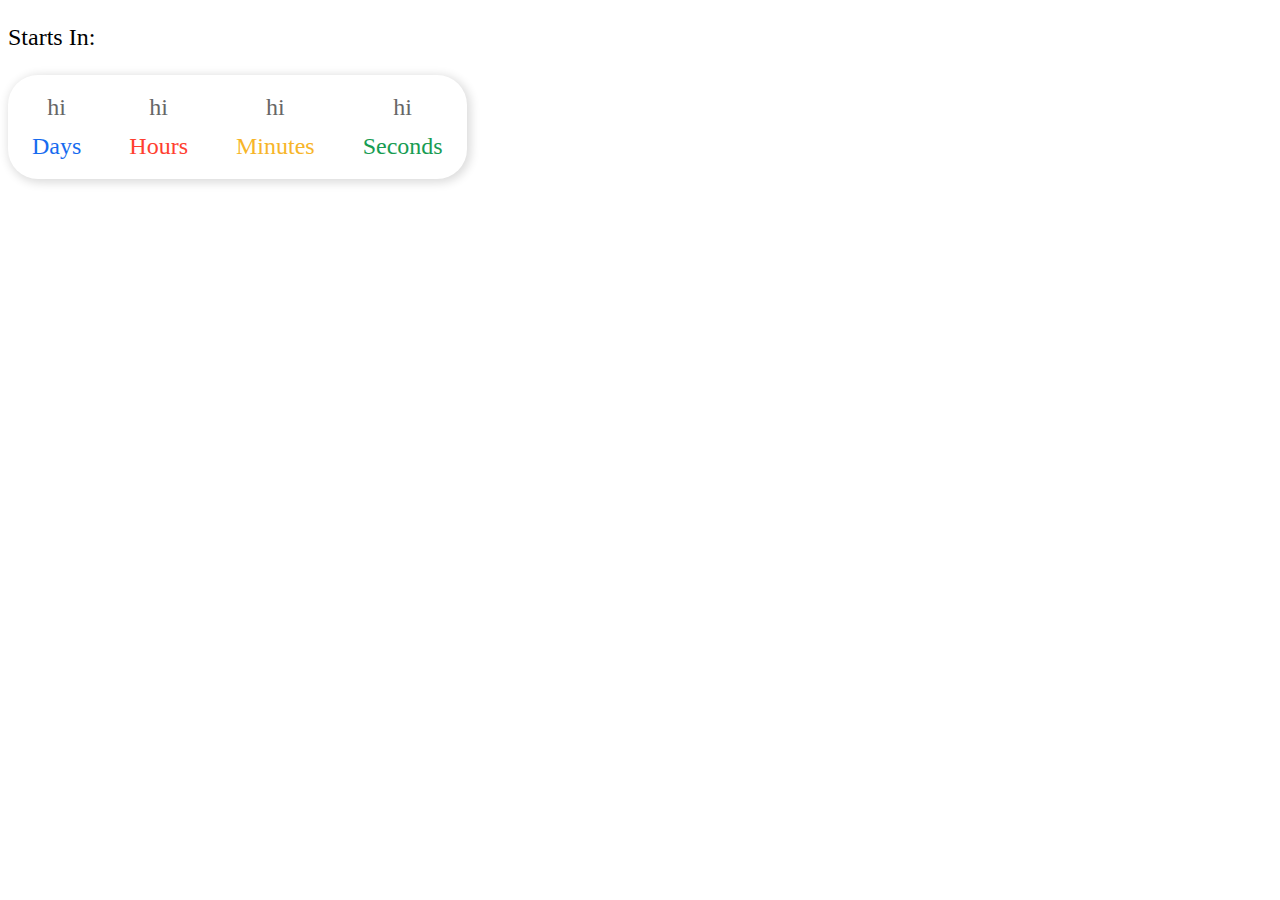
<file: prototype/timer/index.html>
<!DOCTYPE html>
<html lang="en">
<head>
    <meta charset="UTF-8">
    <meta name="viewport" content="width=device-width, initial-scale=1.0">
    <meta http-equiv="X-UA-Compatible" content="ie=edge">
    <title>Document</title>

    <style>
    
        .start-in{
            margin: 1em 0;
            font-size: 1.5em;
        }

        .timer{
            box-shadow: 2px 2px 10px 2px #ddd;
            padding: 0.8em 1em;
            border-radius: 30px;
            /* width: 90%; */
            font-size: 1.5em;
            display: inline-flex;
        }

        .timer-content{
            text-align: center;
        }

        .timer-content > div{
            margin-bottom: 0.5em;
        }

        .timer-spacing{
            margin: 0 1em;
        }

        #days,#hours,#minutes,#seconds{
            color: #666;
        }

        @media screen and (max-width: 500px){
            .timer{
                font-size: 1em;
            }
        }

    </style>

</head>
<body>
    
    <div class="start-in">Starts In:</div>
    <div class="timer">

        <div class="timer-content" style="color: #176bef;"> <div id="days">hi</div> Days </div>
        <div class="timer-spacing"> </div>
        <div class="timer-content" style="color: #ff3e30;"> <div id="hours">hi</div> Hours </div>
        <div class="timer-spacing"> </div>
        <div class="timer-content" style="color: #f7b529;"> <div id="minutes">hi</div> Minutes </div>
        <div class="timer-spacing"> </div>
        <div class="timer-content" style="color: #179c52;"> <div id="seconds">hi</div> Seconds </div>

    </div>

</body>
</html>
</file>
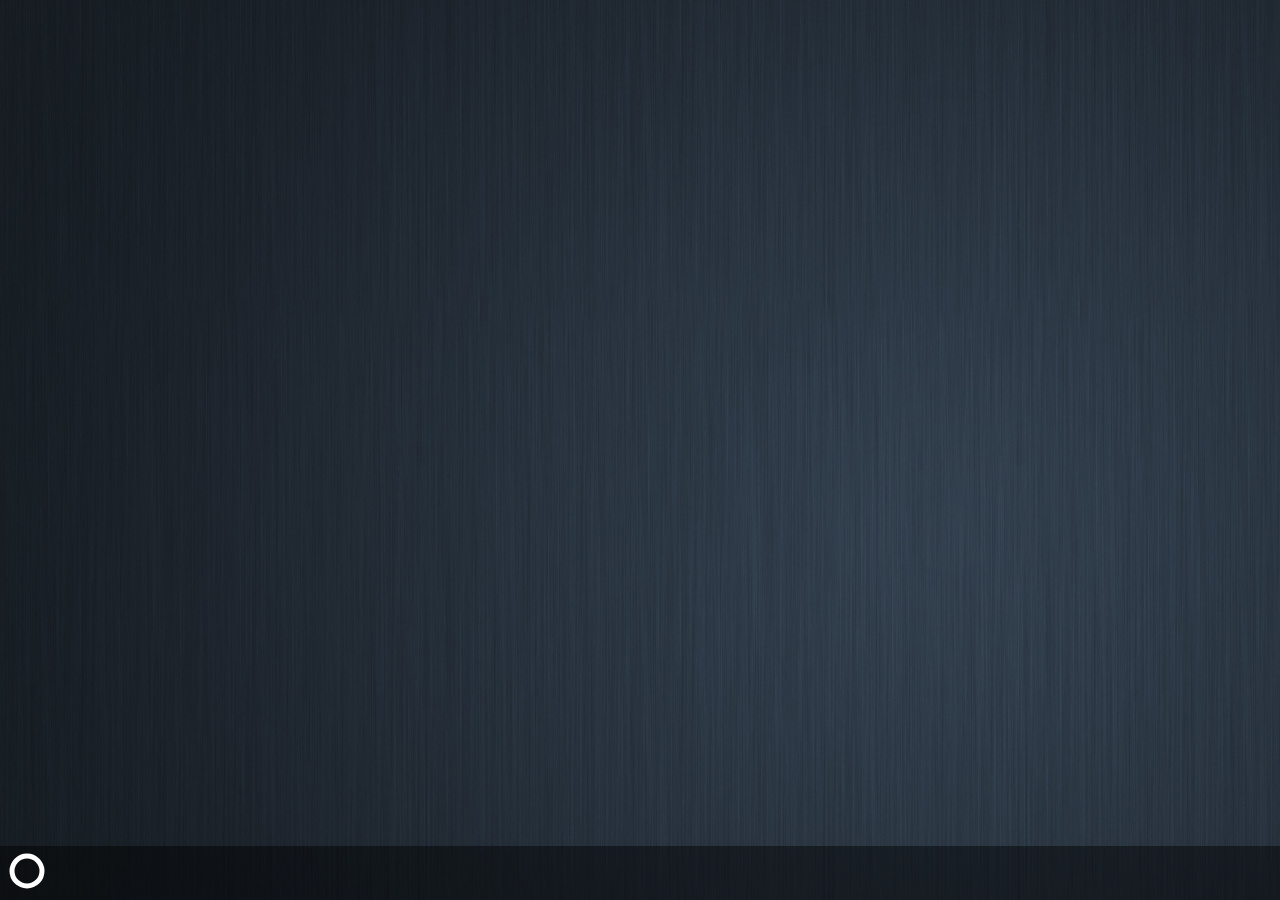
<file: prototype/taskbar/bar.html>
<!DOCTYPE html>
<html lang="en">
<head>
    <meta charset="UTF-8">
    <meta name="viewport" content="width=device-width, initial-scale=1.0">
    <meta http-equiv="X-UA-Compatible" content="ie=edge">

    <title>Task Bar</title>

    <link rel="stylesheet" href="https://cdnjs.cloudflare.com/ajax/libs/font-awesome/5.11.2/css/all.css" />
    <link rel="stylesheet" href="./default.css" />
    <link rel="stylesheet" href="./taskbar.css" />
    
</head>
<body>
    
    <!-- <div class="start-menu" id="startMenu"> -->
    <div class="start-menu none" id="startMenu">

        <div class="blurred"></div>

        <div class="start-content">
            <div class="container">

                <h1>
                    <svg height="40" width="40">
                        <circle r="10" cx="27" cy="27" stroke="white" stroke-width="5" stroke-dasharray="25 7" />
                    </svg>
                    MENU
                </h1>

                <Br>

                <h3 class="start-subhead">Social</h3>
                
                <div class="scroll" id="scroll">
                    <div class="con-inner">

                        <a href="https://www.facebook.com/raghav.dhingra15" class="box" style="background: #3b5998 ;">
                            <div>
                                <center>
                                    <i class="fab fa-facebook-f"></i>
                                    <div>Facebook</div>
                                </center>
                            </div>
                        </a>

                        <a href="https://twitter.com/raghavdhingra15" class="box" style="background: #00acee;">
                            <div>
                                <center>
                                    <i class="fab fa-twitter"></i>
                                    <div>Twitter</div>
                                </center>
                            </div>
                        </a>

                        <a href="https://github.com/raghavdhingra" class="box" style="background: #211F1F;">
                            <div>
                                <center>
                                    <i class="fab fa-github"></i>
                                    <div>Github</div>
                                </center>
                            </div>
                        </a>

                        <a href="https://www.instagram.com/raghav.dhingra15/" class="box" style="background: rgb(228, 64, 95);">
                            <div>
                                <center>
                                    <i class="fab fa-instagram"></i>
                                    <div>Instagram</div>
                                </center>
                            </div>
                        </a>

                        <a href="https://plus.google.com/108681038809854628624" class="box" style="background: rgb(221, 75, 57);">
                            <div>
                                <center>
                                    <i class="fab fa-google-plus"></i>
                                    <div>Google+</div>
                                </center>
                            </div>
                        </a>

                        <Br>
                            
                        <a href="mailto:raghav.dhingra15@gmail.com" class="box" style="background: rgb(220,74,61);">
                            <div>
                                <center>
                                    <img src="./assets/gmail.svg" width="35px" />
                                    <div>Gmail</div>
                                </center>
                            </div>
                        </a>

                        <a href="https://codepen.io/raghav-dhingra" class="box" style="background: #AE63E4;">
                            <div>
                                <center>
                                    <i class="fab fa-codepen"></i>
                                    <div>Codepen</div>
                                </center>
                            </div>
                        </a>

                        <a class="right-pointer" id="scrollBtn" style="background: rgba(0,0,0,0);">
                            <div>
                                <center>
                                    <img src="./assets/right.svg" width="30px" />
                                    <div>Scroll</div>
                                </center>
                            </div>
                        </a>

                        <a href="https://www.linkedin.com/in/raghav-dhingra-168a41168/" class="box" style="background: #0e76a8;">
                            <div>
                                <center>
                                    <i class="fab fa-linkedin"></i>
                                    <div>Linkedin</div>
                                </center>
                            </div>
                        </a>
                        
                        <a href="https://t.me/raghavdhingra" class="box" style="background: #0088cc;">
                            <div>
                                <center>
                                    <i class="fab fa-telegram-plane"></i>
                                    <div>Telegram</div>
                                </center>
                            </div>
                        </a>

                    </div>
                </div>
    
                <h3 class="start-subhead">Get in Touch</h3>

                <div class="scroll">
                    <div class="con-inner">

                        <a href="mailto:raghav.dhingra15@gmail.com" style="background: #00c6ff;" class="box">
                            <div>
                                <center>
                                    <i class="fas fa-at"></i>
                                    <div>Mail</div>
                                </center>
                            </div>
                        </a>

                        <a href="https://www.messenger.com/t/raghav.dhingra15" style="background: #0078ff;" class="box">
                            <div>
                                <center>
                                    <i class="fab fa-facebook-messenger"></i>
                                    <div style="font-size: 0.85em;">Messenger</div>
                                </center>
                            </div>
                        </a>

                    </div>
                </div>

            </div>
        </div>
    </div>

    <div class="task-bar">
        <div class="start-icon" onclick="openStart();">
            <svg id="start-circle" height="50" width="50">
                <circle class="start-circle" r="15" cx="25" cy="25" />
            </svg>
        </div>
    </div>


    <script src="./taskbar.js"></script>

</body>
</html>
</file>
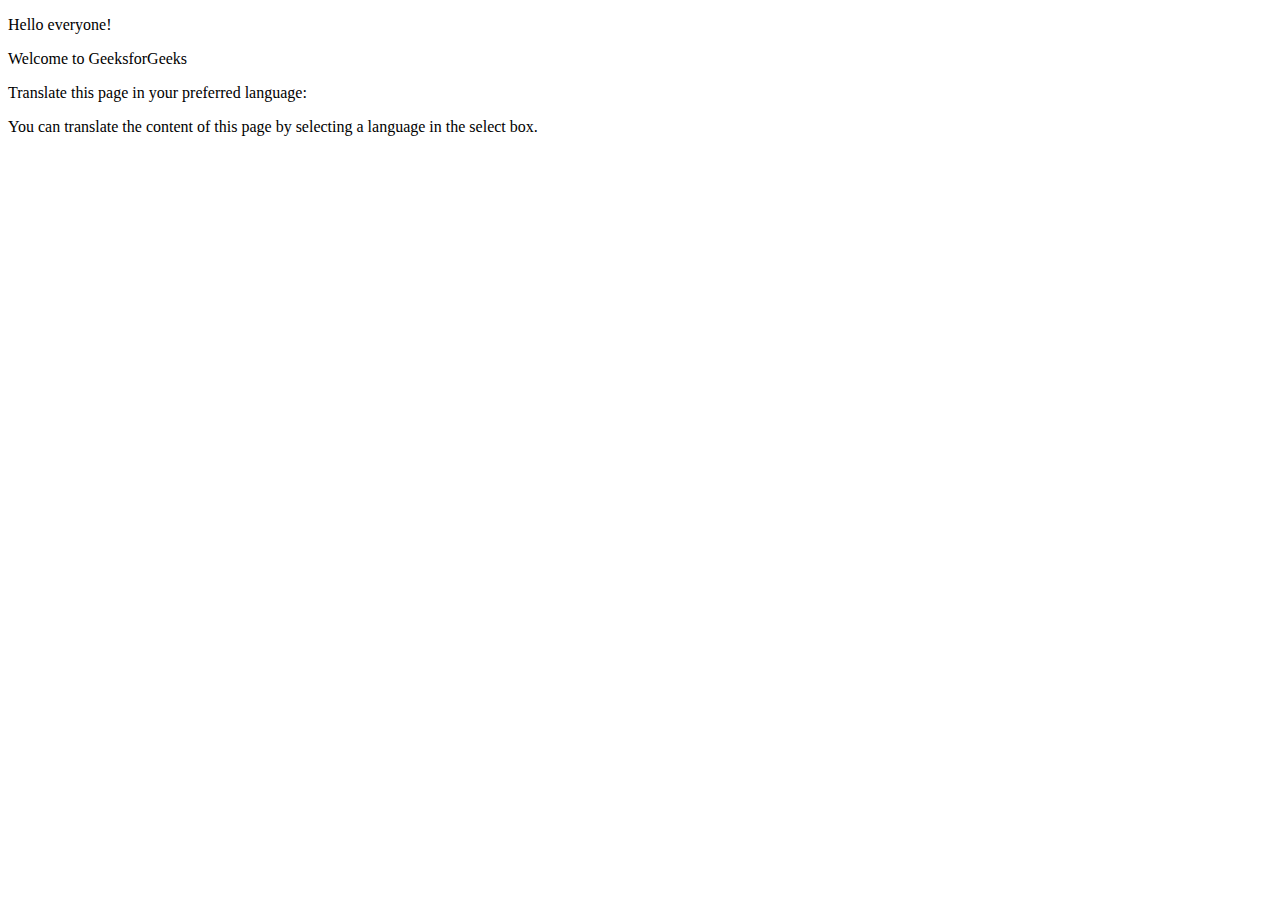
<file: prototype/translation/translate.html>
<!DOCTYPE html>  
<html lang="en-US">  
  
<head> 
    <title> 
        How To Add Google Translate 
        Button On Your Webpage ? 
    </title> 
</head> 
  
<body>  
    <p>Hello everyone!</p>  
    <p>Welcome to GeeksforGeeks</p>  
      
    <p> 
        Translate this page in 
        your preferred language: 
    </p>  
      
    <div id="google_translate_element"></div>  
      
    <script type="text/javascript">  
        function googleTranslateElementInit() {  
            new google.translate.TranslateElement( 
                {pageLanguage: 'en'},  
                'google_translate_element' 
            );  
        }  
    </script>  
      
    <script type="text/javascript" src="https://translate.google.com/translate_a/element.js?cb=googleTranslateElementInit"> 
    </script>  
      
    <p> 
        You can translate the content of this 
        page by selecting a language in the 
        select box. 
    </p>  
</body>  
  
</html>
</file>
<file: prototype/desktop icons/explorer.css>
.explorer{
    position: fixed;
    width: 60vw;
    height: 80vh;
    box-sizing: border-box;
    border: 1px solid rgba(255,255,255,0.3);
    box-shadow: 0 0 5px 0 rgba(255,255,255,0.3);
    margin: 10vh 20vw;
    opacity: 0;
    background: #000000;
    color: white;
    animation: popUp 0.5s 0.2s 1 ease forwards;
}

@keyframes popUp{
    from {opacity: 0;transform: scale(0.85);}
    to {opacity: 1;transform: scale(1);}
}

.title-bar{
    padding: 0.5em;
}

.title-icon{
    margin: 0 0.2em;
    display: inline-block;
    border-radius: 50%;
    height: 20px;
    width: 20px;
    font-size: 10px;
    line-height: 22px;
    vertical-align: middle;
    background: #828282;
    transition: 0.2s;
}

.title-icon:hover{
    background: rgb(225,225,225);
}

.title-icon:hover i{
    color: rgb(29,29,29);
}

.fa-minus::before{
    position: relative;
    left: 1.5px;
}

.cross{
    background: rgb(212,19,37);
}

.title-icon i{
    position: relative;
    left: 1.5px;
}

.fa-times::before{
    position: relative;
    left: 2px;
}

.explorer-title{
    display: inline-block;
    float: right;
    font-weight: bold;
}

.minimize{
    animation: minimize 0.3s ease 1 forwards;
}

@keyframes minimize{
    from{
        opacity: 1;
        transform: scale(1) translate(0,0);
    }
    to{
        opacity: 0;
        transform: scale(0.5) translate(-150%,150%);
    }
}

.explorer-content{
    box-sizing: border-box;
    width: 100%;
    overflow: hidden;
    border: 2px solid #888;
    height: 75vh;
}

.explorer-content > div{
    height: 100%;
    width: 100%;
}

.explorer-frame{
    border: none;
    width: 100%;
    height: 100%;
}

.url-bar,.search{
    margin: 0.2em;
    padding: 0.2em 1em;
    font-size: 1.1em;
    color: #666;
    border-radius: 30px;
    border: none;
}

input[type="text"]{
    width: 40%;
}

.fa-search{
    margin: 0 0.5em;
}

.url-bar:focus,.search:focus{
    outline: none;
}

@media screen and (max-width: 1200px){
    .explorer{
        height: 80vh;
        width: 70vw;
        margin: 10vh 15vw;
    }
}

@media screen and (max-width: 800px){
    .explorer{
        height: 80vh;
        width: 90vw;
        margin: 10vh 5vw;
    }
}

.maximize{
    height: 100vh;
    width: 100vw;
    margin: 0;
}
</file>
<file: prototype/desktop icons/default.css>
*{
    margin: 0;
    padding: 0;
    color: white;
    font-family: Arial, Helvetica, sans-serif;
    -webkit-touch-callout: none;
    -webkit-user-select: none;
    user-select: none;
}
body{
    cursor: default;
    overflow: hidden;
}

.none{
    display: none;
}

.container {
    padding-right: 15px;
    padding-left: 15px;
    margin-right: auto;
    margin-left: auto;
}

@media (min-width: 768px) {
    .container {
        width: 750px;
    }
}

@media (min-width: 992px) {
    .container {
        width: 970px;
    }
}

@media (min-width: 1200px) {
    .container {
        width: 1170px;
    }
}
</file>
<file: prototype/desktop icons/desktop.css>
.desktop-icons{
    width: max-content;
    text-align: center;
    display: flexbox;
    padding: 0.5em;
    background: rgba(0, 0, 0, 0);
    border: 1px solid rgba(0, 0, 0, 0);
    box-sizing: border-box;
    border-radius: 1px;
    transition: 0.08s;
}
.desktop-icons:hover{
    background: rgba(255,255,255,0.1);
    border: 1px solid rgba(255,255,255,0.3);
}
.desktop-icons:active{
    background: rgba(255,255,255,0.2);
    border: 1px solid rgba(255,255,255,0.4);
}
.desktop-container{
    /* width: 100%; */
    overflow: hidden;
    height: 98vh;
    margin: 1vh 1em;
}
.upper-bar{
    /* width: 100vw; */
    padding: 0.5em;
    text-align: center;
    background: rgba(255, 255, 255, 0.05);
}
@media screen and (min-width: 800px){
    .upper-bar{
        display: none;
    }
}
</file>
